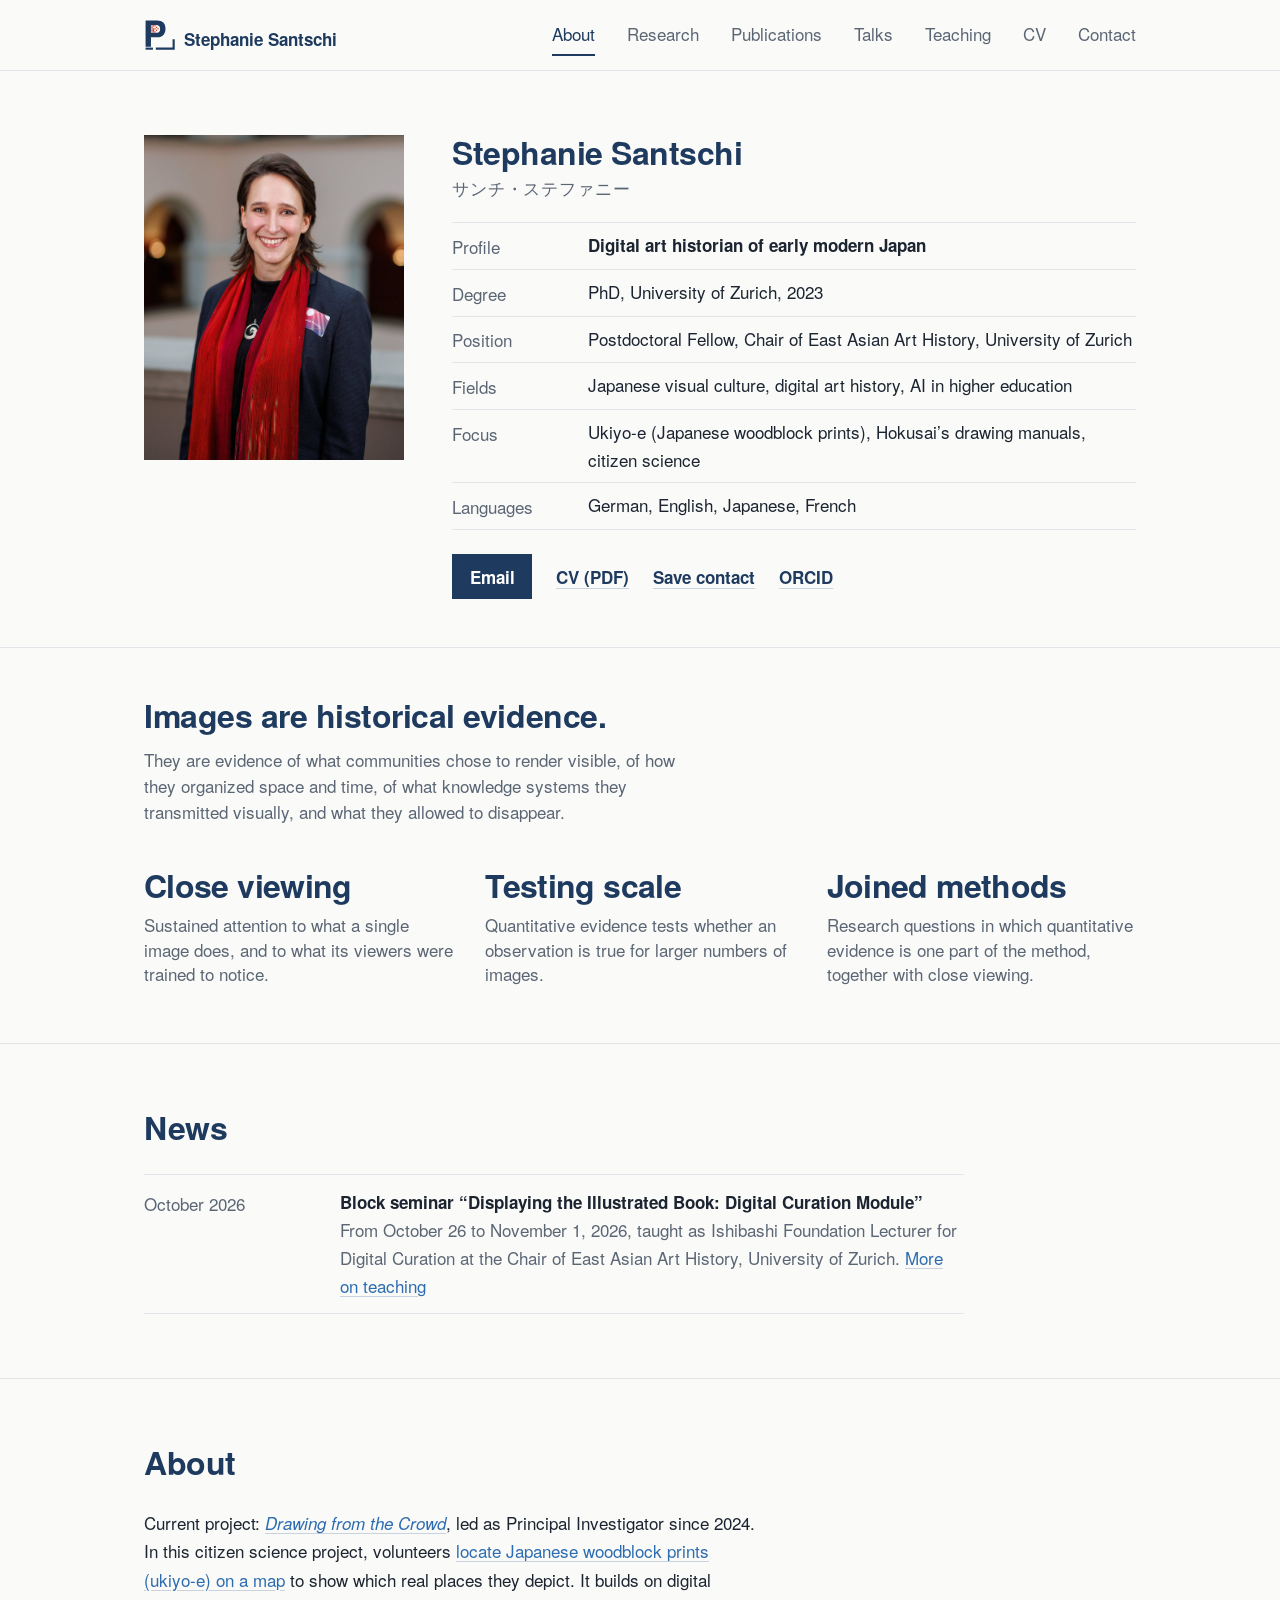
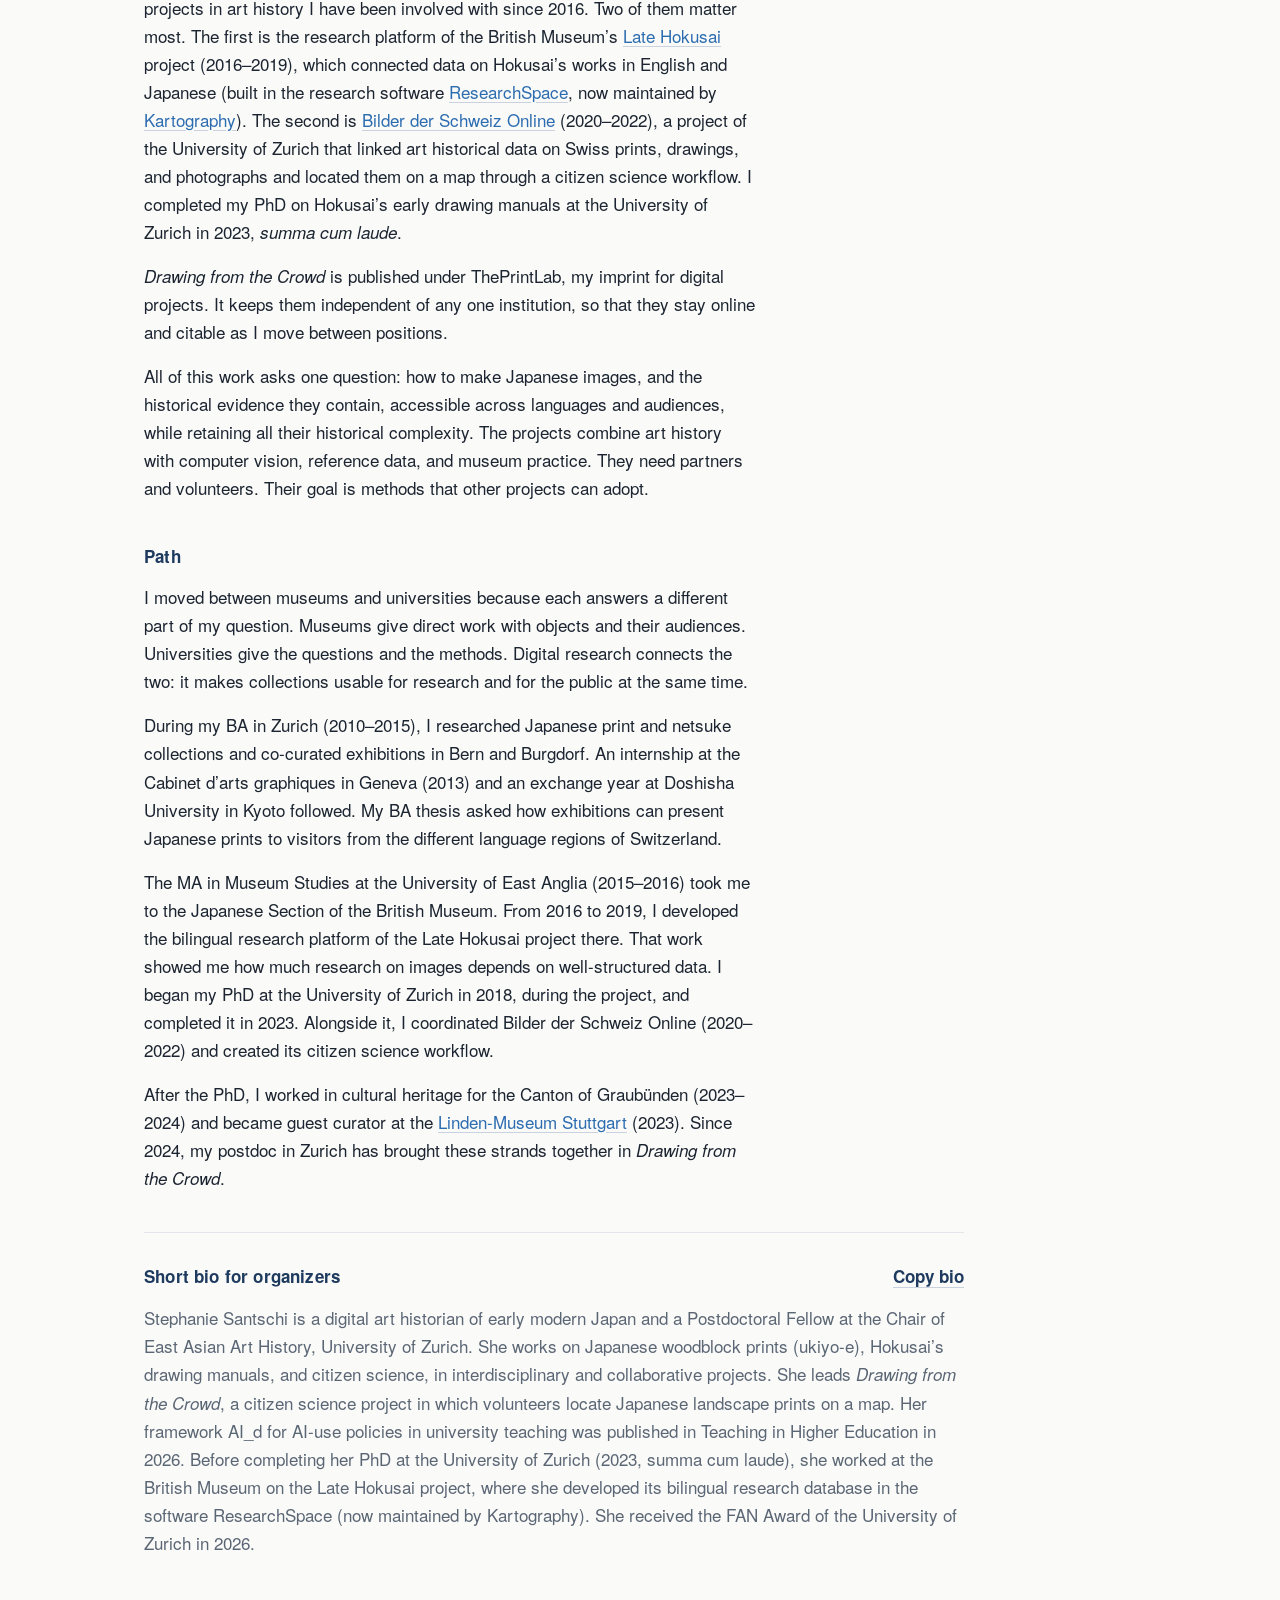
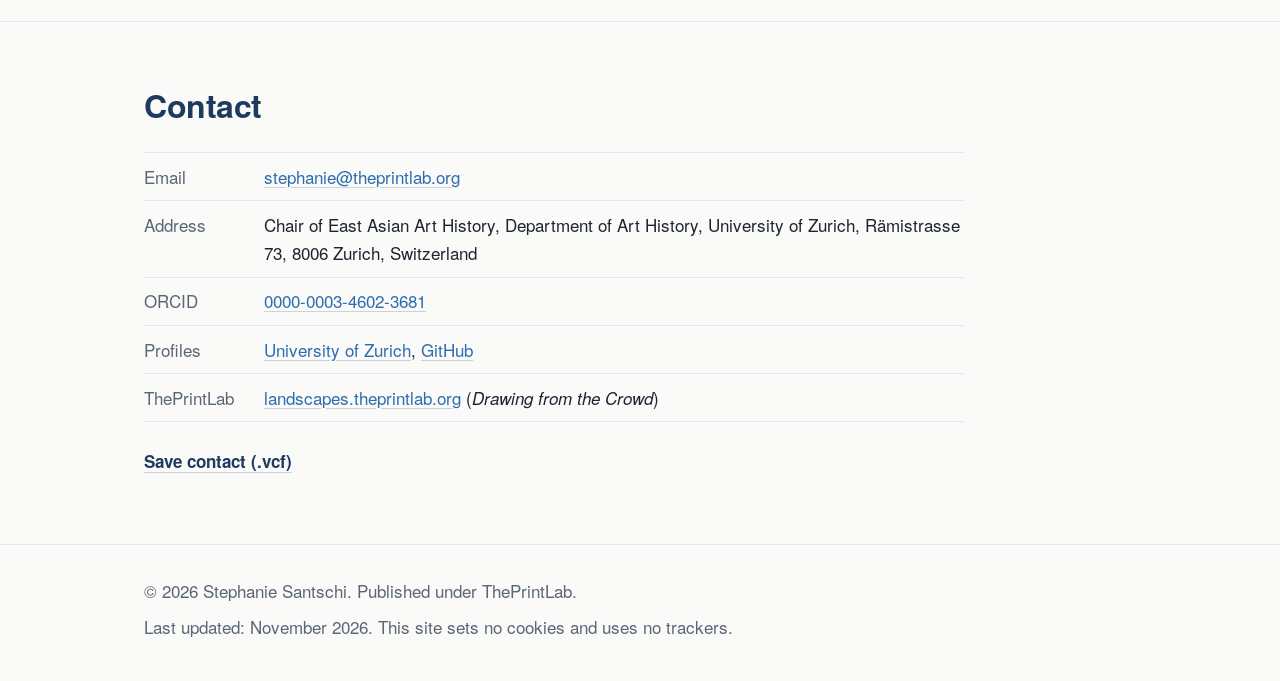
<file: index.html>
<!DOCTYPE html>
<html lang="en">
<head>
    <meta charset="UTF-8">
    <meta name="viewport" content="width=device-width, initial-scale=1.0">
    <title>Stephanie Santschi | Digital Art History of Early Modern Japan</title>
    <meta name="description" content="Stephanie Santschi is a digital art historian of early modern Japan. Ukiyo-e, Hokusai, citizen science, and AI in higher education. Postdoctoral Fellow at the University of Zurich.">
    <link rel="canonical" href="https://santschi.theprintlab.org/">
    <link rel="icon" href="data:image/svg+xml,%3Csvg%20xmlns%3D%22http%3A//www.w3.org/2000/svg%22%20viewBox%3D%22130%2088%20818%20818%22%3E%3Cg%20fill%3D%22%230E3150%22%3E%3Cpath%20fill-rule%3D%22evenodd%22%20d%3D%22M674.3%20332.6C674.3%20200.4%20599.1%20128.0%20461.5%20128.0H170.0V788.0H305.8V552.6H475.1C596.4%20552.6%20674.3%20466.6%20674.3%20332.6ZM538.5%20340.8C538.5%20407.8%20505.0%20439.4%20432.6%20439.4H305.8V241.2H432.6C505.0%20241.2%20538.5%20272.9%20538.5%20340.8Z%22/%3E%3Cpath%20d%3D%22M170%20812H357V866H170Z%22/%3E%3Cpath%20d%3D%22M429%20812H854V600H908V866H429Z%22/%3E%3C/g%3E%3Cpath%20fill%3D%22%23D23A22%22%20d%3D%22M318%20249h30v30h-30zM318%20287h30v30h-30zM318%20325h30v30h-30zM318%20363h30v30h-30zM318%20401h30v30h-30zM356%20249h30v30h-30zM356%20325h30v30h-30zM356%20363h30v30h-30zM356%20401h30v30h-30zM394%20249h30v30h-30zM394%20325h30v30h-30zM394%20401h30v30h-30zM432%20287h30v30h-30zM432%20363h30v30h-30zM470%20325h30v30h-30z%22/%3E%3C/svg%3E">
    <link rel="apple-touch-icon" href="apple-touch-icon.png">
    <meta property="og:type" content="profile">
    <meta property="og:url" content="https://santschi.theprintlab.org/">
    <meta property="og:title" content="Stephanie Santschi">
    <meta property="og:description" content="Art historian of early modern Japan. Ukiyo-e, Hokusai, citizen science, and AI in higher education. University of Zurich.">
    <meta property="og:image" content="https://santschi.theprintlab.org/og-image.jpg">
    <meta property="og:locale" content="en">
    <meta property="profile:first_name" content="Stephanie">
    <meta property="profile:last_name" content="Santschi">
    <meta name="twitter:card" content="summary_large_image">
    <meta name="twitter:title" content="Stephanie Santschi">
    <meta name="twitter:description" content="Art historian of early modern Japan. Ukiyo-e, Hokusai, citizen science, and AI in higher education. University of Zurich.">
    <meta name="twitter:image" content="https://santschi.theprintlab.org/og-image.jpg">

    <script type="application/ld+json">
    {
        "@context": "https://schema.org",
        "@type": "Person",
        "name": "Stephanie Santschi",
        "alternateName": "サンチ・ステファニー",
        "url": "https://santschi.theprintlab.org/",
        "image": "https://santschi.theprintlab.org/Photo_Santschi.jpg",
        "jobTitle": "Postdoctoral Fellow",
        "worksFor": {
            "@type": "CollegeOrUniversity",
            "name": "University of Zurich, Chair of East Asian Art History"
        },
        "alumniOf": [
            { "@type": "CollegeOrUniversity", "name": "University of Zurich" },
            { "@type": "CollegeOrUniversity", "name": "University of East Anglia" }
        ],
        "knowsAbout": ["Japanese art history", "Ukiyo-e", "Katsushika Hokusai", "Digital art history", "Citizen science", "Linked data", "AI in higher education"],
        "identifier": { "@type": "PropertyValue", "propertyID": "ORCID", "value": "0000-0003-4602-3681" },
        "sameAs": [
            "https://orcid.org/0000-0003-4602-3681",
            "https://www.khist.uzh.ch/en/chairs/ostasien/team/Stephanie-Santschi.html",
            "https://github.com/stesantschi",
            "https://landscapes.theprintlab.org"
        ]
    }
    </script>
    <link rel="stylesheet" href="style.css">
</head>
<body>
    <a class="skip" href="#main">Skip to content</a>
    <nav>
        <div class="nav-inner">
            <a href="index.html" class="logo"><svg class="logo-mark" viewBox="130 88 818 818" aria-hidden="true" focusable="false"><g fill="currentColor"><path fill-rule="evenodd" d="M674.3 332.6C674.3 200.4 599.1 128.0 461.5 128.0H170.0V788.0H305.8V552.6H475.1C596.4 552.6 674.3 466.6 674.3 332.6ZM538.5 340.8C538.5 407.8 505.0 439.4 432.6 439.4H305.8V241.2H432.6C505.0 241.2 538.5 272.9 538.5 340.8Z"/><path d="M170 812H357V866H170Z"/><path d="M429 812H854V600H908V866H429Z"/></g><path fill="#D23A22" d="M318 249h30v30h-30zM318 287h30v30h-30zM318 325h30v30h-30zM318 363h30v30h-30zM318 401h30v30h-30zM356 249h30v30h-30zM356 325h30v30h-30zM356 363h30v30h-30zM356 401h30v30h-30zM394 249h30v30h-30zM394 325h30v30h-30zM394 401h30v30h-30zM432 287h30v30h-30zM432 363h30v30h-30zM470 325h30v30h-30z"/></svg><span>Stephanie Santschi</span></a>
            <button class="hamburger" aria-label="Menu" aria-expanded="false" onclick="toggleMenu(this)">
                <span></span><span></span><span></span>
            </button>
            <ul class="nav-links">
                <li><a href="index.html" aria-current="page">About</a></li>
                <li><a href="research.html">Research</a></li>
                <li><a href="publications.html">Publications</a></li>
                <li><a href="talks.html">Talks</a></li>
                <li><a href="teaching.html">Teaching</a></li>
                <li><a href="cv.html">CV</a></li>
                <li><a href="index.html#contact">Contact</a></li>
            </ul>
        </div>
    </nav>

    <main id="main">
        <!-- Facts first -->
        <header class="hero" id="top">
            <div class="container hero-grid">
                <img src="Photo_Santschi.jpg" alt="Portrait of Stephanie Santschi" class="portrait" width="220" height="275">
                <div>
                    <h1>Stephanie Santschi</h1>
                    <p class="name-ja" lang="ja">サンチ・ステファニー</p>
                    <ul class="facts-list">
                        <li><span class="k">Profile</span><span><strong>Digital art historian of early modern Japan</strong></span></li>
                        <li><span class="k">Degree</span><span>PhD, University of Zurich, 2023</span></li>
                        <li><span class="k">Position</span><span>Postdoctoral Fellow, Chair of East Asian Art History, University of Zurich</span></li>
                        <li><span class="k">Fields</span><span>Japanese visual culture, digital art history, AI in higher education</span></li>
                        <li><span class="k">Focus</span><span>Ukiyo-e (Japanese woodblock prints), Hokusai’s drawing manuals, citizen science</span></li>
                        <li><span class="k">Languages</span><span>German, English, Japanese, French</span></li>
                    </ul>
                    <div class="actions">
                        <a href="#" class="btn btn-primary" data-u="stephanie" data-d="theprintlab.org" onclick="return mailTo(this)">Email</a>
                        <a href="Santschi_CV.pdf" class="btn btn-soft">CV (PDF)</a>
                        <button type="button" class="btn btn-line" onclick="downloadVCard()">Save contact</button>
                        <a href="https://orcid.org/0000-0003-4602-3681" class="btn btn-line">ORCID</a>
                    </div>
                </div>
            </div>
        </header>

        <!-- Brand statement -->
        <div class="statement">
            <div class="container">
                <p class="big">Images are historical evidence.</p>
                <p class="small">They are evidence of what communities chose to render visible, of how they organized space and time, of what knowledge systems they transmitted visually, and what they allowed to disappear.</p>
                <ul class="figures">
                    <li><span class="fig">Close viewing</span>Sustained attention to what a single image does, and to what its viewers were trained to notice.</li>
                    <li><span class="fig">Testing scale</span>Quantitative evidence tests whether an observation is true for larger numbers of images.</li>
                    <li><span class="fig">Joined methods</span>Research questions in which quantitative evidence is one part of the method, together with close viewing.</li>
                </ul>
            </div>
        </div>

        <!-- News -->
        <section id="news">
            <div class="container">
                <div class="sec-head"><h2>News</h2></div>
                <div class="body">
                    <ul class="rows">
                        <li><span class="when">October 2026</span><span class="what"><strong>Block seminar “Displaying the Illustrated Book: Digital Curation Module”</strong><span class="sub">From October 26 to November 1, 2026, taught as Ishibashi Foundation Lecturer for Digital Curation at the Chair of East Asian Art History, University of Zurich. <a href="teaching.html">More on teaching</a></span></span></li>
                    </ul>
                </div>
            </div>
        </section>

        <!-- About -->
        <section id="about">
            <div class="container">
                <div class="sec-head"><h2>About</h2></div>
                <div class="body">
                    <p>Current project: <a href="https://landscapes.theprintlab.org"><em>Drawing from the Crowd</em></a>, led as Principal Investigator since 2024. In this citizen science project, volunteers <a href="https://smapshot.heig-vd.ch/contribute/?owners=19#5.99/37.1868/141.8015">locate Japanese woodblock prints (ukiyo-e) on a map</a> to show which real places they depict. It builds on digital projects in art history I have been involved with since 2016. Two of them matter most. The first is the research platform of the British Museum’s <a href="https://www.britishmuseum.org/research/projects/late-hokusai-thought-technique-society">Late Hokusai</a> project (2016–2019), which connected data on Hokusai’s works in English and Japanese (built in the research software <a href="https://researchspace.org/">ResearchSpace</a>, now maintained by <a href="https://kartography.org/">Kartography</a>). The second is <a href="https://www.sari.uzh.ch/en/portfolio/bilder-der-schweiz-online.html">Bilder der Schweiz Online</a> (2020–2022), a project of the University of Zurich that linked art historical data on Swiss prints, drawings, and photographs and located them on a map through a citizen science workflow. I completed my PhD on Hokusai’s early drawing manuals at the University of Zurich in 2023, <em>summa cum laude</em>.</p>
                    <p><em>Drawing from the Crowd</em> is published under ThePrintLab, my imprint for digital projects. It keeps them independent of any one institution, so that they stay online and citable as I move between positions.</p>
                    <p>All of this work asks one question: how to make Japanese images, and the historical evidence they contain, accessible across languages and audiences, while retaining all their historical complexity. The projects combine art history with computer vision, reference data, and museum practice. They need partners and volunteers. Their goal is methods that other projects can adopt.</p>
                    <h3>Path</h3>
                    <p>I moved between museums and universities because each answers a different part of my question. Museums give direct work with objects and their audiences. Universities give the questions and the methods. Digital research connects the two: it makes collections usable for research and for the public at the same time.</p>
                    <p>During my BA in Zurich (2010–2015), I researched Japanese print and netsuke collections and co-curated exhibitions in Bern and Burgdorf. An internship at the Cabinet d’arts graphiques in Geneva (2013) and an exchange year at Doshisha University in Kyoto followed. My BA thesis asked how exhibitions can present Japanese prints to visitors from the different language regions of Switzerland.</p>
                    <p>The MA in Museum Studies at the University of East Anglia (2015–2016) took me to the Japanese Section of the British Museum. From 2016 to 2019, I developed the bilingual research platform of the Late Hokusai project there. That work showed me how much research on images depends on well-structured data. I began my PhD at the University of Zurich in 2018, during the project, and completed it in 2023. Alongside it, I coordinated Bilder der Schweiz Online (2020–2022) and created its citizen science workflow.</p>
                    <p>After the PhD, I worked in cultural heritage for the Canton of Graubünden (2023–2024) and became guest curator at the <a href="https://www.lindenmuseum.de/">Linden-Museum Stuttgart</a> (2023). Since 2024, my postdoc in Zurich has brought these strands together in <em>Drawing from the Crowd</em>.</p>

                    <div class="bio-box">
                        <div class="bio-head">
                            <h3>Short bio for organizers</h3>
                            <button type="button" class="btn btn-soft" onclick="copyBio(this)">Copy bio</button>
                        </div>
                        <p id="bio-text">Stephanie Santschi is a digital art historian of early modern Japan and a Postdoctoral Fellow at the Chair of East Asian Art History, University of Zurich. She works on Japanese woodblock prints (ukiyo-e), Hokusai’s drawing manuals, and citizen science, in interdisciplinary and collaborative projects. She leads <em>Drawing from the Crowd</em>, a citizen science project in which volunteers locate Japanese landscape prints on a map. Her framework AI_d for AI-use policies in university teaching was published in Teaching in Higher Education in 2026. Before completing her PhD at the University of Zurich (2023, summa cum laude), she worked at the British Museum on the Late Hokusai project, where she developed its bilingual research database in the software ResearchSpace (now maintained by Kartography). She received the FAN Award of the University of Zurich in 2026.</p>
                    </div>
                </div>
            </div>
        </section>

        <!-- VII Contact -->
        <section id="contact">
            <div class="container">
                <div class="sec-head"><h2>Contact</h2></div>
                <div class="contact-card">
                    <dl>
                        <dt>Email</dt>
                        <dd><a href="#" data-u="stephanie" data-d="theprintlab.org" data-label="1" onclick="return mailTo(this)"></a></dd>
                        <dt>Address</dt>
                        <dd>Chair of East Asian Art History, Department of Art History, University of Zurich, Rämistrasse 73, 8006 Zurich, Switzerland</dd>
                        <dt>ORCID</dt>
                        <dd><a href="https://orcid.org/0000-0003-4602-3681">0000-0003-4602-3681</a></dd>
                        <dt>Profiles</dt>
                        <dd><a href="https://www.khist.uzh.ch/en/chairs/ostasien/team/Stephanie-Santschi.html">University of Zurich</a>, <a href="https://github.com/stesantschi">GitHub</a></dd>
                        <!-- When live: <dt>Digital art history</dt><dd><a href="https://digitalarthistory.theprintlab.org">digitalarthistory.theprintlab.org</a></dd> -->
                        <dt>ThePrintLab</dt>
                        <dd><a href="https://landscapes.theprintlab.org">landscapes.theprintlab.org</a> (<em>Drawing from the Crowd</em>)</dd>
                    </dl>
                    <button type="button" class="btn btn-soft" onclick="downloadVCard()">Save contact (.vcf)</button>
                </div>
            </div>
        </section>
    </main>

    <footer>
        <div class="container">
            <span>&copy; <span class="current-year">2026</span> Stephanie Santschi. Published under ThePrintLab.</span>
            <span>Last updated: November 2026. This site sets no cookies and uses no trackers.</span>
        </div>
    </footer>

    <script src="site.js"></script>
</body>
</html>
</file>
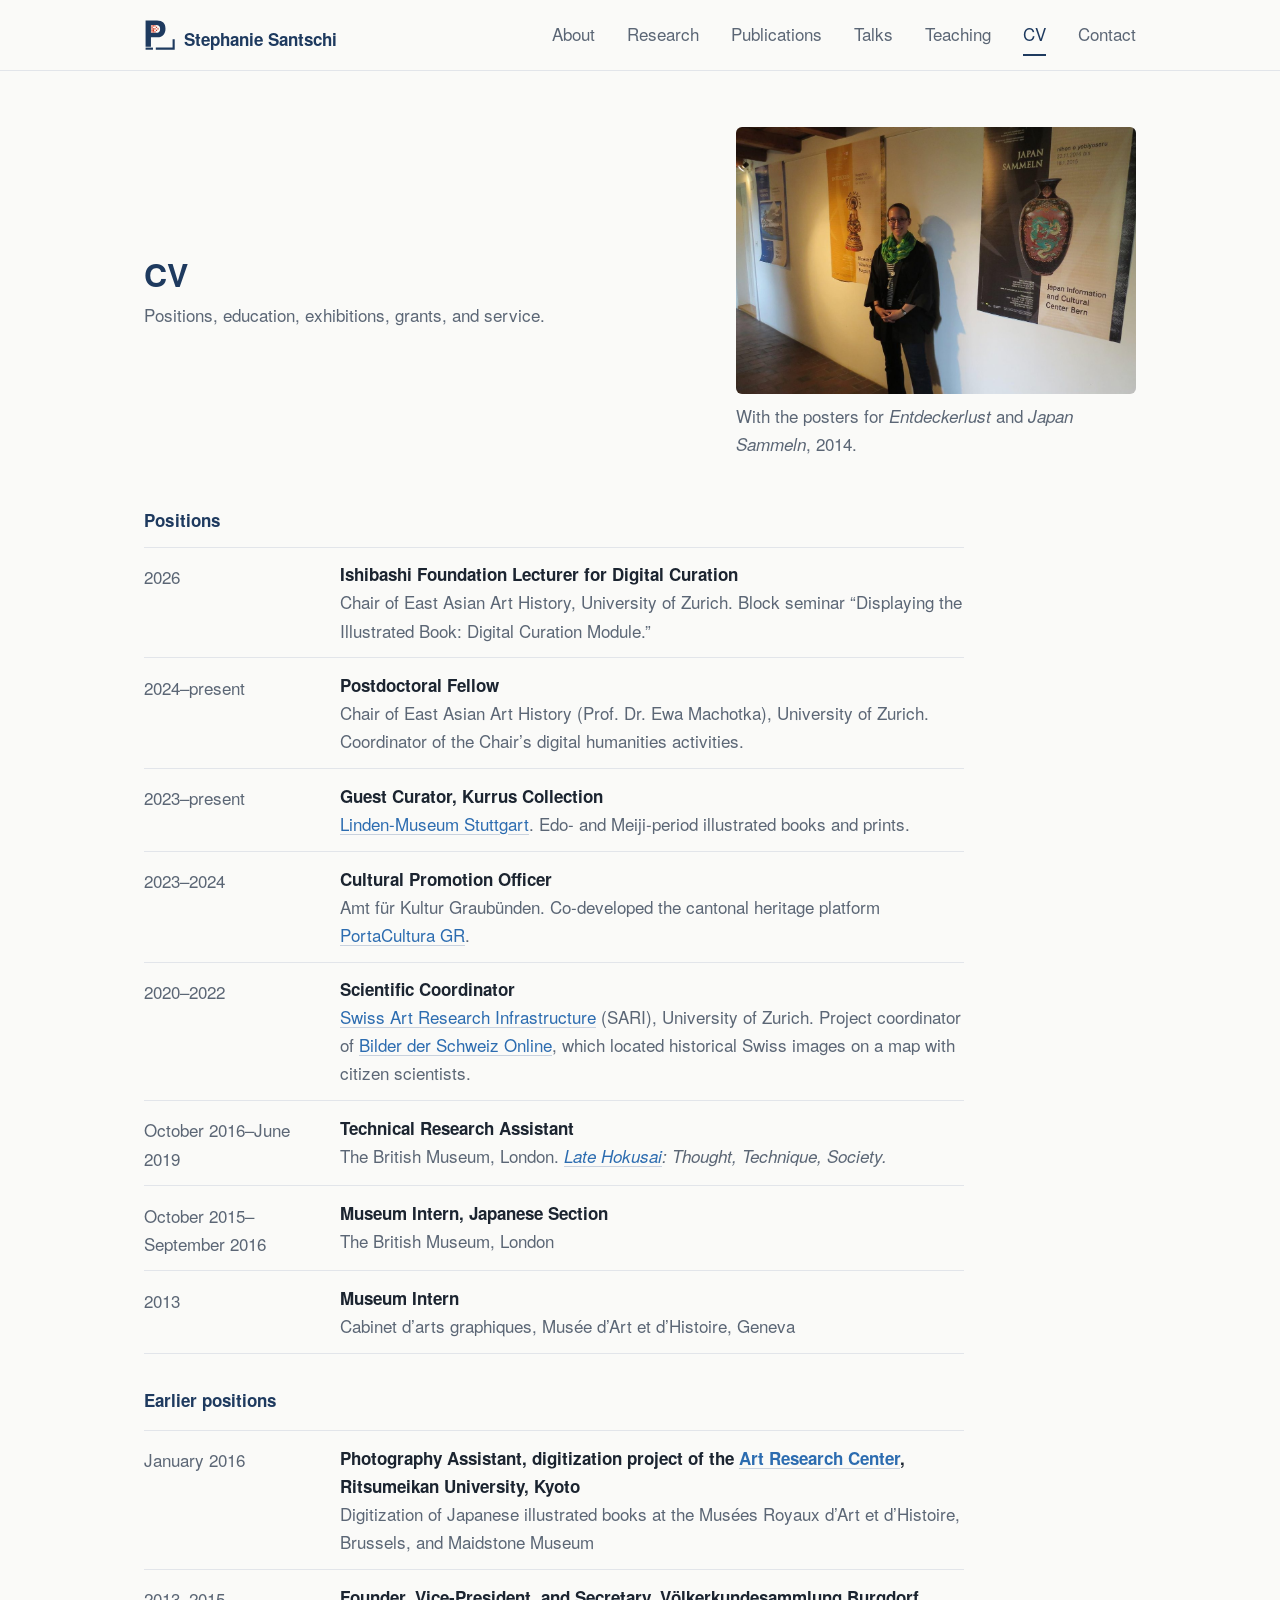
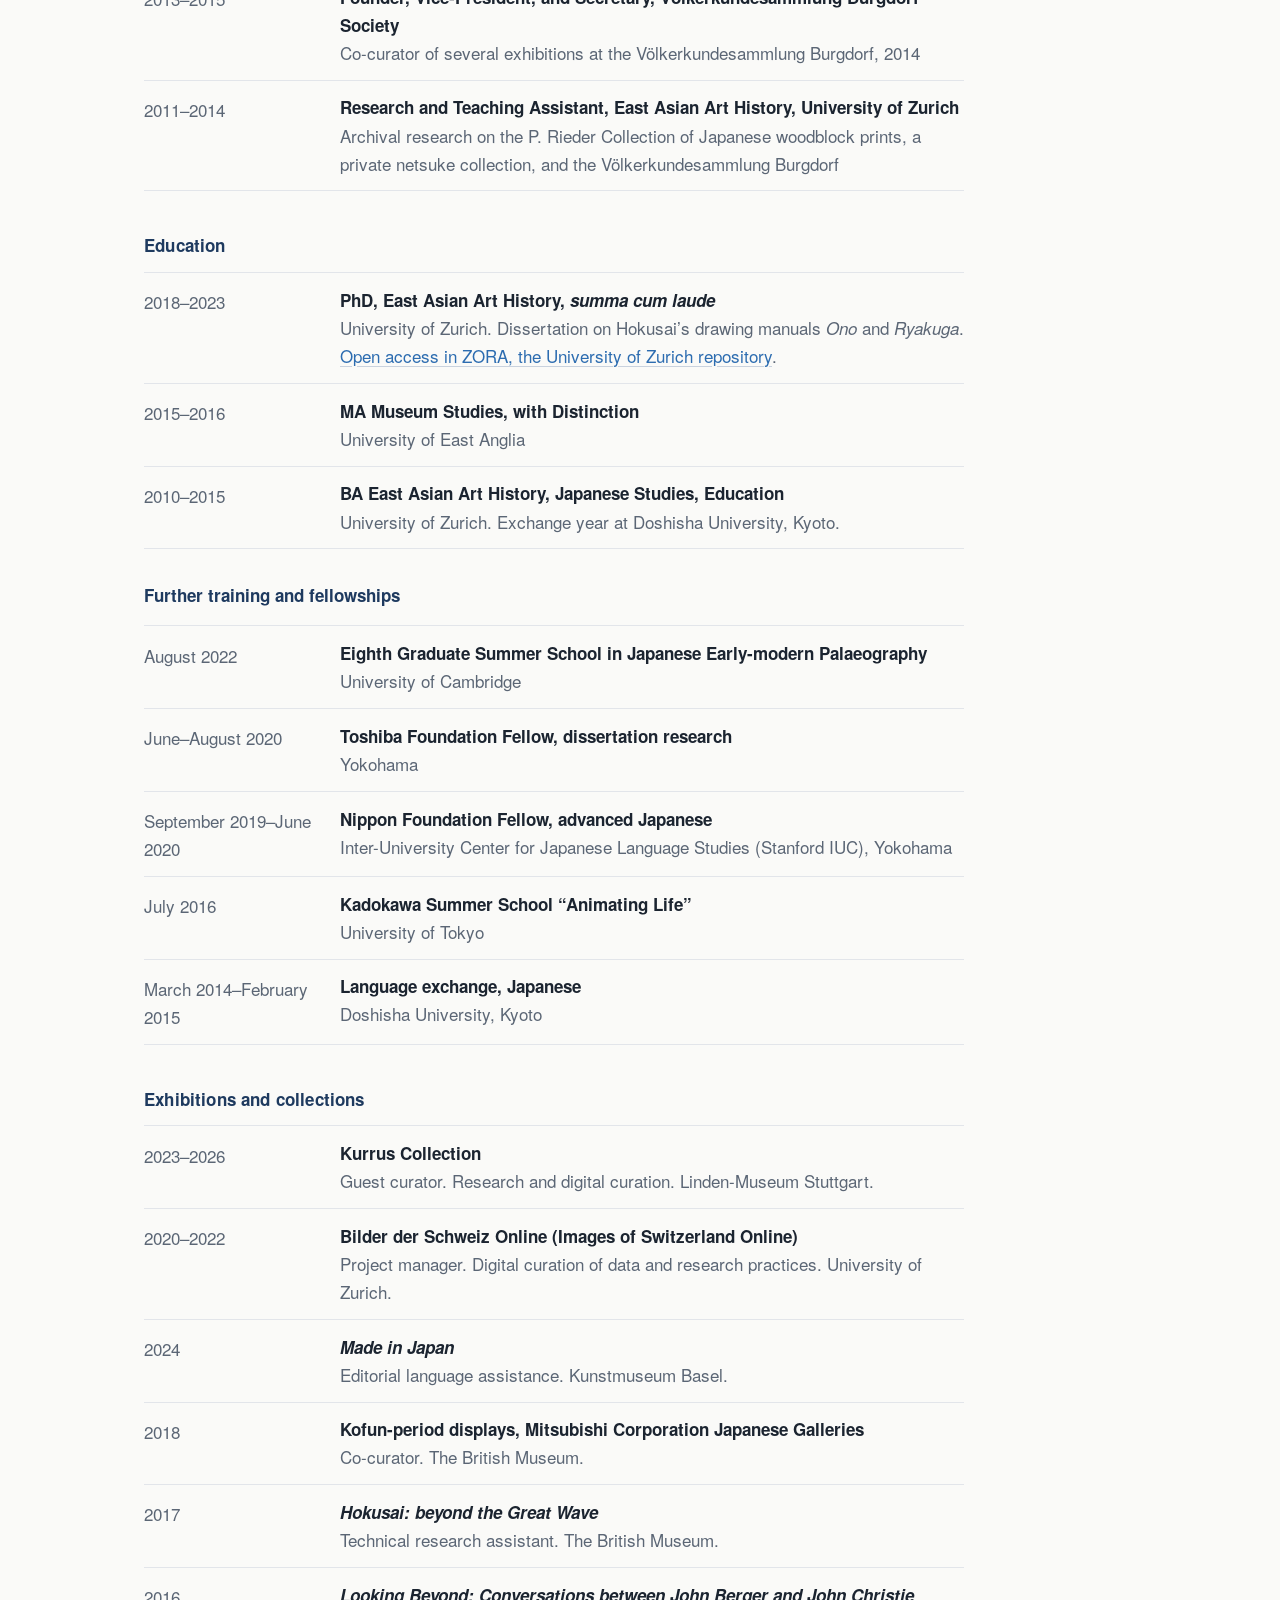
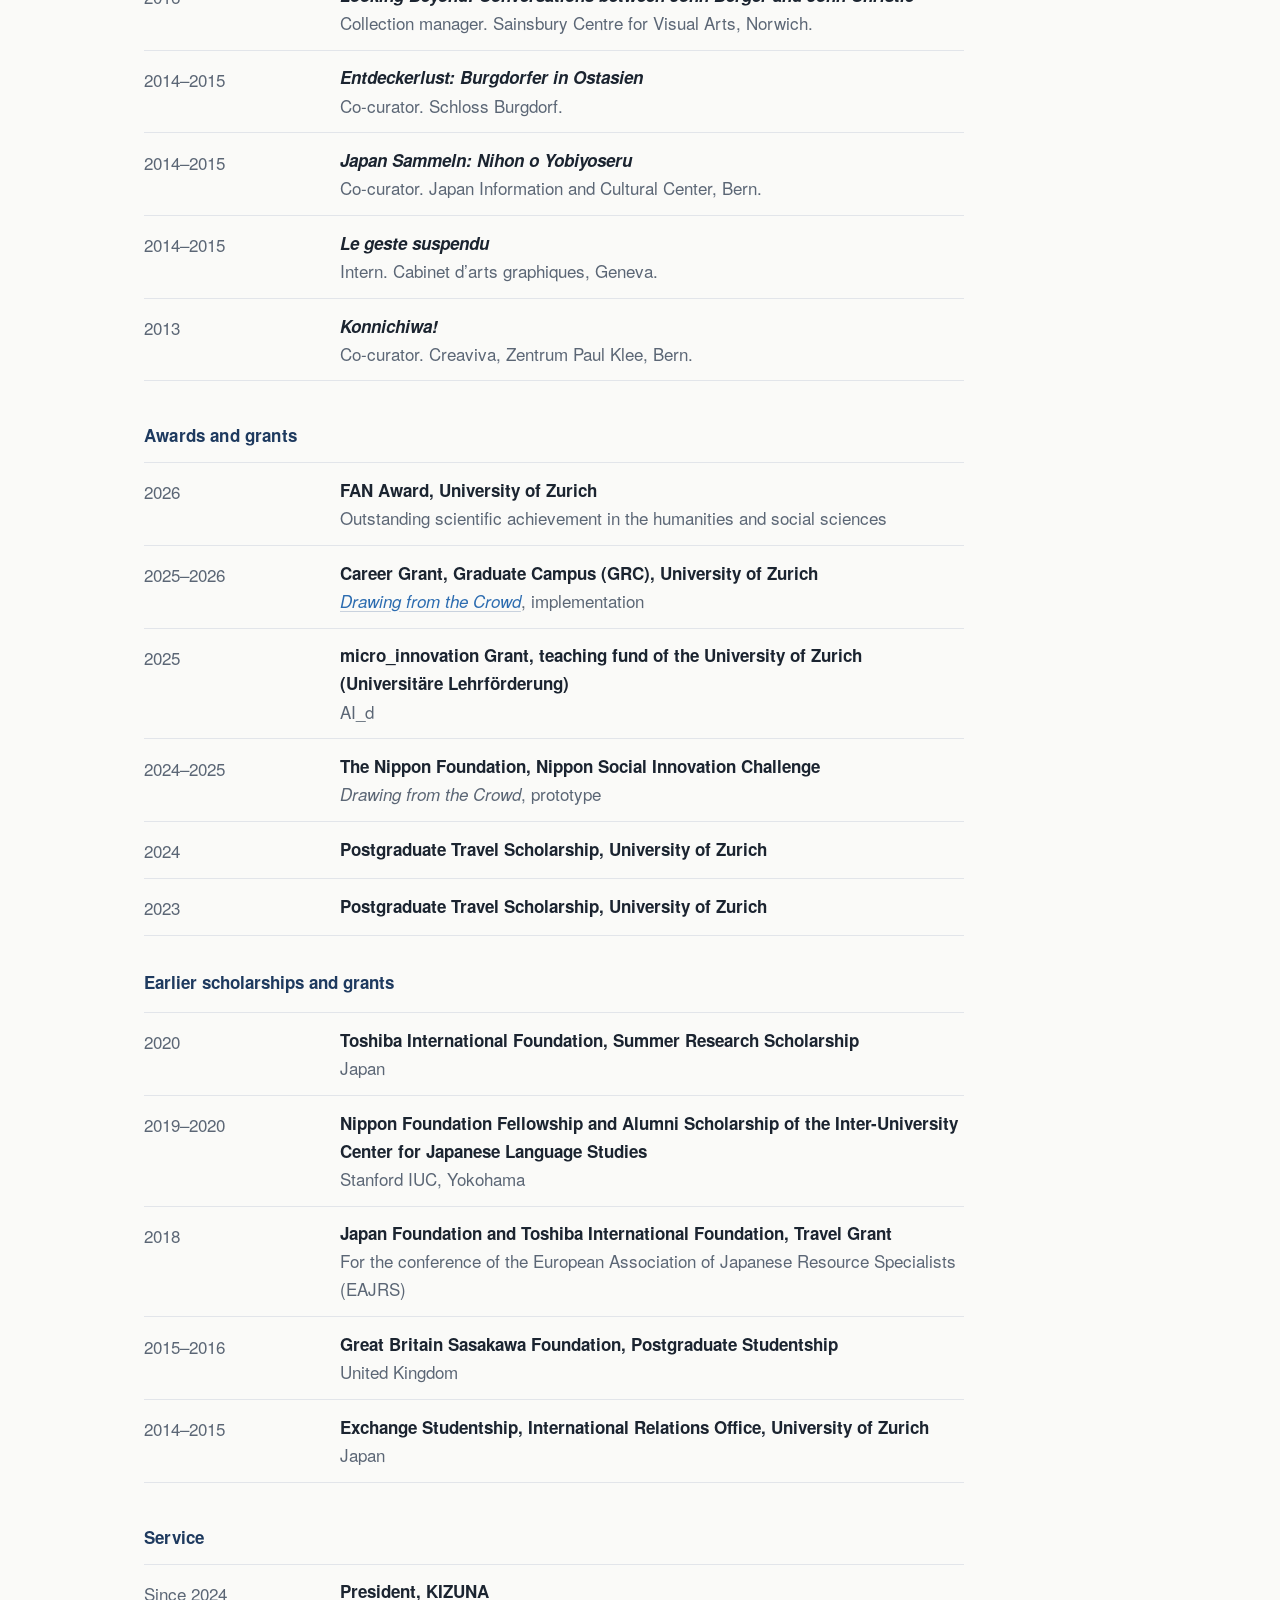
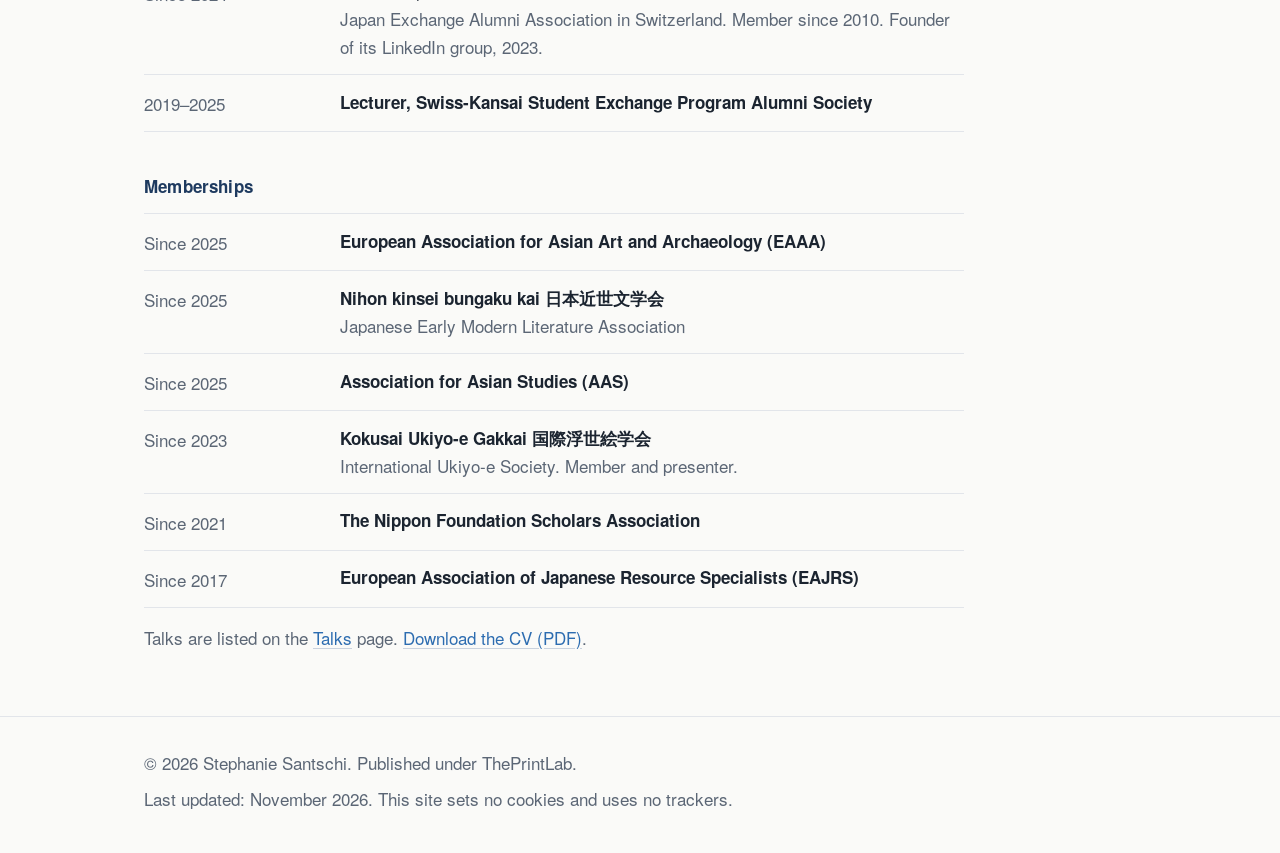
<file: cv.html>
<!DOCTYPE html>
<html lang="en">
<head>
    <meta charset="UTF-8">
    <meta name="viewport" content="width=device-width, initial-scale=1.0">
    <title>CV | Stephanie Santschi</title>
    <meta name="description" content="CV of Stephanie Santschi: positions, education, exhibitions, awards, grants, service, and memberships.">
    <link rel="canonical" href="https://santschi.theprintlab.org/cv.html">
    <link rel="icon" href="data:image/svg+xml,%3Csvg%20xmlns%3D%22http%3A//www.w3.org/2000/svg%22%20viewBox%3D%22130%2088%20818%20818%22%3E%3Cg%20fill%3D%22%230E3150%22%3E%3Cpath%20fill-rule%3D%22evenodd%22%20d%3D%22M674.3%20332.6C674.3%20200.4%20599.1%20128.0%20461.5%20128.0H170.0V788.0H305.8V552.6H475.1C596.4%20552.6%20674.3%20466.6%20674.3%20332.6ZM538.5%20340.8C538.5%20407.8%20505.0%20439.4%20432.6%20439.4H305.8V241.2H432.6C505.0%20241.2%20538.5%20272.9%20538.5%20340.8Z%22/%3E%3Cpath%20d%3D%22M170%20812H357V866H170Z%22/%3E%3Cpath%20d%3D%22M429%20812H854V600H908V866H429Z%22/%3E%3C/g%3E%3Cpath%20fill%3D%22%23D23A22%22%20d%3D%22M318%20249h30v30h-30zM318%20287h30v30h-30zM318%20325h30v30h-30zM318%20363h30v30h-30zM318%20401h30v30h-30zM356%20249h30v30h-30zM356%20325h30v30h-30zM356%20363h30v30h-30zM356%20401h30v30h-30zM394%20249h30v30h-30zM394%20325h30v30h-30zM394%20401h30v30h-30zM432%20287h30v30h-30zM432%20363h30v30h-30zM470%20325h30v30h-30z%22/%3E%3C/svg%3E">
    <link rel="apple-touch-icon" href="apple-touch-icon.png">
    <link rel="stylesheet" href="style.css">
</head>
<body>
    <a class="skip" href="#main">Skip to content</a>
    <nav>
        <div class="nav-inner">
            <a href="index.html" class="logo"><svg class="logo-mark" viewBox="130 88 818 818" aria-hidden="true" focusable="false"><g fill="currentColor"><path fill-rule="evenodd" d="M674.3 332.6C674.3 200.4 599.1 128.0 461.5 128.0H170.0V788.0H305.8V552.6H475.1C596.4 552.6 674.3 466.6 674.3 332.6ZM538.5 340.8C538.5 407.8 505.0 439.4 432.6 439.4H305.8V241.2H432.6C505.0 241.2 538.5 272.9 538.5 340.8Z"/><path d="M170 812H357V866H170Z"/><path d="M429 812H854V600H908V866H429Z"/></g><path fill="#D23A22" d="M318 249h30v30h-30zM318 287h30v30h-30zM318 325h30v30h-30zM318 363h30v30h-30zM318 401h30v30h-30zM356 249h30v30h-30zM356 325h30v30h-30zM356 363h30v30h-30zM356 401h30v30h-30zM394 249h30v30h-30zM394 325h30v30h-30zM394 401h30v30h-30zM432 287h30v30h-30zM432 363h30v30h-30zM470 325h30v30h-30z"/></svg><span>Stephanie Santschi</span></a>
            <button class="hamburger" aria-label="Menu" aria-expanded="false" onclick="toggleMenu(this)">
                <span></span><span></span><span></span>
            </button>
            <ul class="nav-links">
                <li><a href="index.html">About</a></li>
                <li><a href="research.html">Research</a></li>
                <li><a href="publications.html">Publications</a></li>
                <li><a href="talks.html">Talks</a></li>
                <li><a href="teaching.html">Teaching</a></li>
                <li><a href="cv.html" aria-current="page">CV</a></li>
                <li><a href="index.html#contact">Contact</a></li>
            </ul>
        </div>
    </nav>

    <main id="main">
        <header class="page-head page-head-figure">
            <div class="container">
                <div class="head-text">
                <h1>CV</h1>
                <p>Positions, education, exhibitions, grants, and service.</p>
                </div>
                <figure class="head-figure">
                    <img src="Santschi_exhibition_2014.jpg" alt="Stephanie Santschi standing between the exhibition posters for Entdeckerlust and Japan Sammeln" width="1200" height="792">
                    <figcaption>With the posters for <em>Entdeckerlust</em> and <em>Japan Sammeln</em>, 2014.</figcaption>
                </figure>
            </div>
        </header>

        <!-- VI CV -->
        <section id="cv">
            <div class="container">
                
                <div class="body">
                    <h3>Positions</h3>
                    <ul class="rows">
                        <li><span class="when">2026</span><span class="what"><strong>Ishibashi Foundation Lecturer for Digital Curation</strong><span class="sub">Chair of East Asian Art History, University of Zurich. Block seminar “Displaying the Illustrated Book: Digital Curation Module.”</span></span></li>
                        <li><span class="when">2024–present</span><span class="what"><strong>Postdoctoral Fellow</strong><span class="sub">Chair of East Asian Art History (Prof. Dr. Ewa Machotka), University of Zurich. Coordinator of the Chair’s digital humanities activities.</span></span></li>
                        <li><span class="when">2023–present</span><span class="what"><strong>Guest Curator, Kurrus Collection</strong><span class="sub"><a href="https://www.lindenmuseum.de/">Linden-Museum Stuttgart</a>. Edo- and Meiji-period illustrated books and prints.</span></span></li>
                        <li><span class="when">2023–2024</span><span class="what"><strong>Cultural Promotion Officer</strong><span class="sub">Amt für Kultur Graubünden. Co-developed the cantonal heritage platform <a href="https://portacultura.gr.ch/">PortaCultura GR</a>.</span></span></li>
                        <li><span class="when">2020–2022</span><span class="what"><strong>Scientific Coordinator</strong><span class="sub"><a href="https://www.sari.uzh.ch/">Swiss Art Research Infrastructure</a> (SARI), University of Zurich. Project coordinator of <a href="https://www.sari.uzh.ch/en/portfolio/bilder-der-schweiz-online.html">Bilder der Schweiz Online</a>, which located historical Swiss images on a map with citizen scientists.</span></span></li>
                        <li><span class="when">October 2016–June 2019</span><span class="what"><strong>Technical Research Assistant</strong><span class="sub">The British Museum, London. <em><a href="https://www.britishmuseum.org/research/projects/late-hokusai-thought-technique-society">Late Hokusai</a>: Thought, Technique, Society.</em></span></span></li>
                        <li><span class="when">October 2015–September 2016</span><span class="what"><strong>Museum Intern, Japanese Section</strong><span class="sub">The British Museum, London</span></span></li>
                        <li><span class="when">2013</span><span class="what"><strong>Museum Intern</strong><span class="sub">Cabinet d’arts graphiques, Musée d’Art et d’Histoire, Geneva</span></span></li>
                    </ul>
                    <p class="year">Earlier positions</p>
                    <ul class="rows">
                    <li><span class="when">January 2016</span><span class="what"><strong>Photography Assistant, digitization project of the <a href="https://www.arc.ritsumei.ac.jp/">Art Research Center</a>, Ritsumeikan University, Kyoto</strong><span class="sub">Digitization of Japanese illustrated books at the Musées Royaux d’Art et d’Histoire, Brussels, and Maidstone Museum</span></span></li>
                    <li><span class="when">2013–2015</span><span class="what"><strong>Founder, Vice-President, and Secretary, Völkerkundesammlung Burgdorf Society</strong><span class="sub">Co-curator of several exhibitions at the Völkerkundesammlung Burgdorf, 2014</span></span></li>
                    <li><span class="when">2011–2014</span><span class="what"><strong>Research and Teaching Assistant, East Asian Art History, University of Zurich</strong><span class="sub">Archival research on the P. Rieder Collection of Japanese woodblock prints, a private netsuke collection, and the Völkerkundesammlung Burgdorf</span></span></li>
                    </ul>

                    <h3>Education</h3>
                    <ul class="rows">
                        <li><span class="when">2018–2023</span><span class="what"><strong>PhD, East Asian Art History, <em>summa cum laude</em></strong><span class="sub">University of Zurich. Dissertation on Hokusai’s drawing manuals <em>Ono</em> and <em>Ryakuga</em>. <a href="https://www.zora.uzh.ch/entities/publication/d2746306-231f-4df5-bafa-6907a4031055">Open access in ZORA, the University of Zurich repository</a>.</span></span></li>
                        <li><span class="when">2015–2016</span><span class="what"><strong>MA Museum Studies, with Distinction</strong><span class="sub">University of East Anglia</span></span></li>
                        <li><span class="when">2010–2015</span><span class="what"><strong>BA East Asian Art History, Japanese Studies, Education</strong><span class="sub">University of Zurich. Exchange year at Doshisha University, Kyoto.</span></span></li>
                    </ul>
                    <p class="year">Further training and fellowships</p>
                    <ul class="rows">
                    <li><span class="when">August 2022</span><span class="what"><strong>Eighth Graduate Summer School in Japanese Early-modern Palaeography</strong><span class="sub">University of Cambridge</span></span></li>
                    <li><span class="when">June–August 2020</span><span class="what"><strong>Toshiba Foundation Fellow, dissertation research</strong><span class="sub">Yokohama</span></span></li>
                    <li><span class="when">September 2019–June 2020</span><span class="what"><strong>Nippon Foundation Fellow, advanced Japanese</strong><span class="sub">Inter-University Center for Japanese Language Studies (Stanford IUC), Yokohama</span></span></li>
                    <li><span class="when">July 2016</span><span class="what"><strong>Kadokawa Summer School “Animating Life”</strong><span class="sub">University of Tokyo</span></span></li>
                    <li><span class="when">March 2014–February 2015</span><span class="what"><strong>Language exchange, Japanese</strong><span class="sub">Doshisha University, Kyoto</span></span></li>
                    </ul>

                    <h3>Exhibitions and collections</h3>
                    <ul class="rows">
                        <li><span class="when">2023–2026</span><span class="what"><strong>Kurrus Collection</strong><span class="sub">Guest curator. Research and digital curation. Linden-Museum Stuttgart.</span></span></li>
                        <li><span class="when">2020–2022</span><span class="what"><strong>Bilder der Schweiz Online (Images of Switzerland Online)</strong><span class="sub">Project manager. Digital curation of data and research practices. University of Zurich.</span></span></li>
                        <li><span class="when">2024</span><span class="what"><strong><em>Made in Japan</em></strong><span class="sub">Editorial language assistance. Kunstmuseum Basel.</span></span></li>
                        <li><span class="when">2018</span><span class="what"><strong>Kofun-period displays, Mitsubishi Corporation Japanese Galleries</strong><span class="sub">Co-curator. The British Museum.</span></span></li>
                        <li><span class="when">2017</span><span class="what"><strong><em>Hokusai: beyond the Great Wave</em></strong><span class="sub">Technical research assistant. The British Museum.</span></span></li>
                        <li><span class="when">2016</span><span class="what"><strong><em>Looking Beyond: Conversations between John Berger and John Christie</em></strong><span class="sub">Collection manager. Sainsbury Centre for Visual Arts, Norwich.</span></span></li>
                        <li><span class="when">2014–2015</span><span class="what"><strong><em>Entdeckerlust: Burgdorfer in Ostasien</em></strong><span class="sub">Co-curator. Schloss Burgdorf.</span></span></li>
                        <li><span class="when">2014–2015</span><span class="what"><strong><em>Japan Sammeln: Nihon o Yobiyoseru</em></strong><span class="sub">Co-curator. Japan Information and Cultural Center, Bern.</span></span></li>
                        <li><span class="when">2014–2015</span><span class="what"><strong><em>Le geste suspendu</em></strong><span class="sub">Intern. Cabinet d’arts graphiques, Geneva.</span></span></li>
                        <li><span class="when">2013</span><span class="what"><strong><em>Konnichiwa!</em></strong><span class="sub">Co-curator. Creaviva, Zentrum Paul Klee, Bern.</span></span></li>
                    </ul>

                    <h3>Awards and grants</h3>
                    <ul class="rows">
                        <li><span class="when">2026</span><span class="what"><strong>FAN Award, University of Zurich</strong><span class="sub">Outstanding scientific achievement in the humanities and social sciences</span></span></li>
                        <li><span class="when">2025–2026</span><span class="what"><strong>Career Grant, Graduate Campus (GRC), University of Zurich</strong><span class="sub"><a href="https://landscapes.theprintlab.org"><em>Drawing from the Crowd</em></a>, implementation</span></span></li>
                        <li><span class="when">2025</span><span class="what"><strong>micro_innovation Grant, teaching fund of the University of Zurich (Universitäre Lehrförderung)</strong><span class="sub">AI_d</span></span></li>
                        <li><span class="when">2024–2025</span><span class="what"><strong>The Nippon Foundation, Nippon Social Innovation Challenge</strong><span class="sub"><em>Drawing from the Crowd</em>, prototype</span></span></li>
                        <li><span class="when">2024</span><span class="what"><strong>Postgraduate Travel Scholarship, University of Zurich</strong></span></li>
                        <li><span class="when">2023</span><span class="what"><strong>Postgraduate Travel Scholarship, University of Zurich</strong></span></li>
                    </ul>
                    <p class="year">Earlier scholarships and grants</p>
                    <ul class="rows">
                    <li><span class="when">2020</span><span class="what"><strong>Toshiba International Foundation, Summer Research Scholarship</strong><span class="sub">Japan</span></span></li>
                    <li><span class="when">2019–2020</span><span class="what"><strong>Nippon Foundation Fellowship and Alumni Scholarship of the Inter-University Center for Japanese Language Studies</strong><span class="sub">Stanford IUC, Yokohama</span></span></li>
                    <li><span class="when">2018</span><span class="what"><strong>Japan Foundation and Toshiba International Foundation, Travel Grant</strong><span class="sub">For the conference of the European Association of Japanese Resource Specialists (EAJRS)</span></span></li>
                    <li><span class="when">2015–2016</span><span class="what"><strong>Great Britain Sasakawa Foundation, Postgraduate Studentship</strong><span class="sub">United Kingdom</span></span></li>
                    <li><span class="when">2014–2015</span><span class="what"><strong>Exchange Studentship, International Relations Office, University of Zurich</strong><span class="sub">Japan</span></span></li>
                    </ul>

                    <h3>Service</h3>
                    <ul class="rows">
                        <li><span class="when">Since 2024</span><span class="what"><strong>President, KIZUNA</strong><span class="sub">Japan Exchange Alumni Association in Switzerland. Member since 2010. Founder of its LinkedIn group, 2023.</span></span></li>
                        <li><span class="when">2019–2025</span><span class="what"><strong>Lecturer, Swiss-Kansai Student Exchange Program Alumni Society</strong></span></li>
                    </ul>

                    <h3>Memberships</h3>
                    <ul class="rows">
                        <li><span class="when">Since 2025</span><span class="what"><strong>European Association for Asian Art and Archaeology (EAAA)</strong></span></li>
                        <li><span class="when">Since 2025</span><span class="what"><strong>Nihon kinsei bungaku kai 日本近世文学会</strong><span class="sub">Japanese Early Modern Literature Association</span></span></li>
                        <li><span class="when">Since 2025</span><span class="what"><strong>Association for Asian Studies (AAS)</strong></span></li>
                        <li><span class="when">Since 2023</span><span class="what"><strong>Kokusai Ukiyo-e Gakkai 国際浮世絵学会</strong><span class="sub">International Ukiyo-e Society. Member and presenter.</span></span></li>
                        <li><span class="when">Since 2021</span><span class="what"><strong>The Nippon Foundation Scholars Association</strong></span></li>
                        <li><span class="when">Since 2017</span><span class="what"><strong>European Association of Japanese Resource Specialists (EAJRS)</strong></span></li>
                    </ul>
                    <p class="note">Talks are listed on the <a href="talks.html">Talks</a> page. <a href="Santschi_CV.pdf">Download the CV (PDF)</a>.</p>
                </div>
            </div>
        </section>
    </main>

    <footer>
        <div class="container">
            <span>&copy; <span class="current-year">2026</span> Stephanie Santschi. Published under ThePrintLab.</span>
            <span>Last updated: November 2026. This site sets no cookies and uses no trackers.</span>
        </div>
    </footer>

    <script src="site.js"></script>
</body>
</html>
</file>
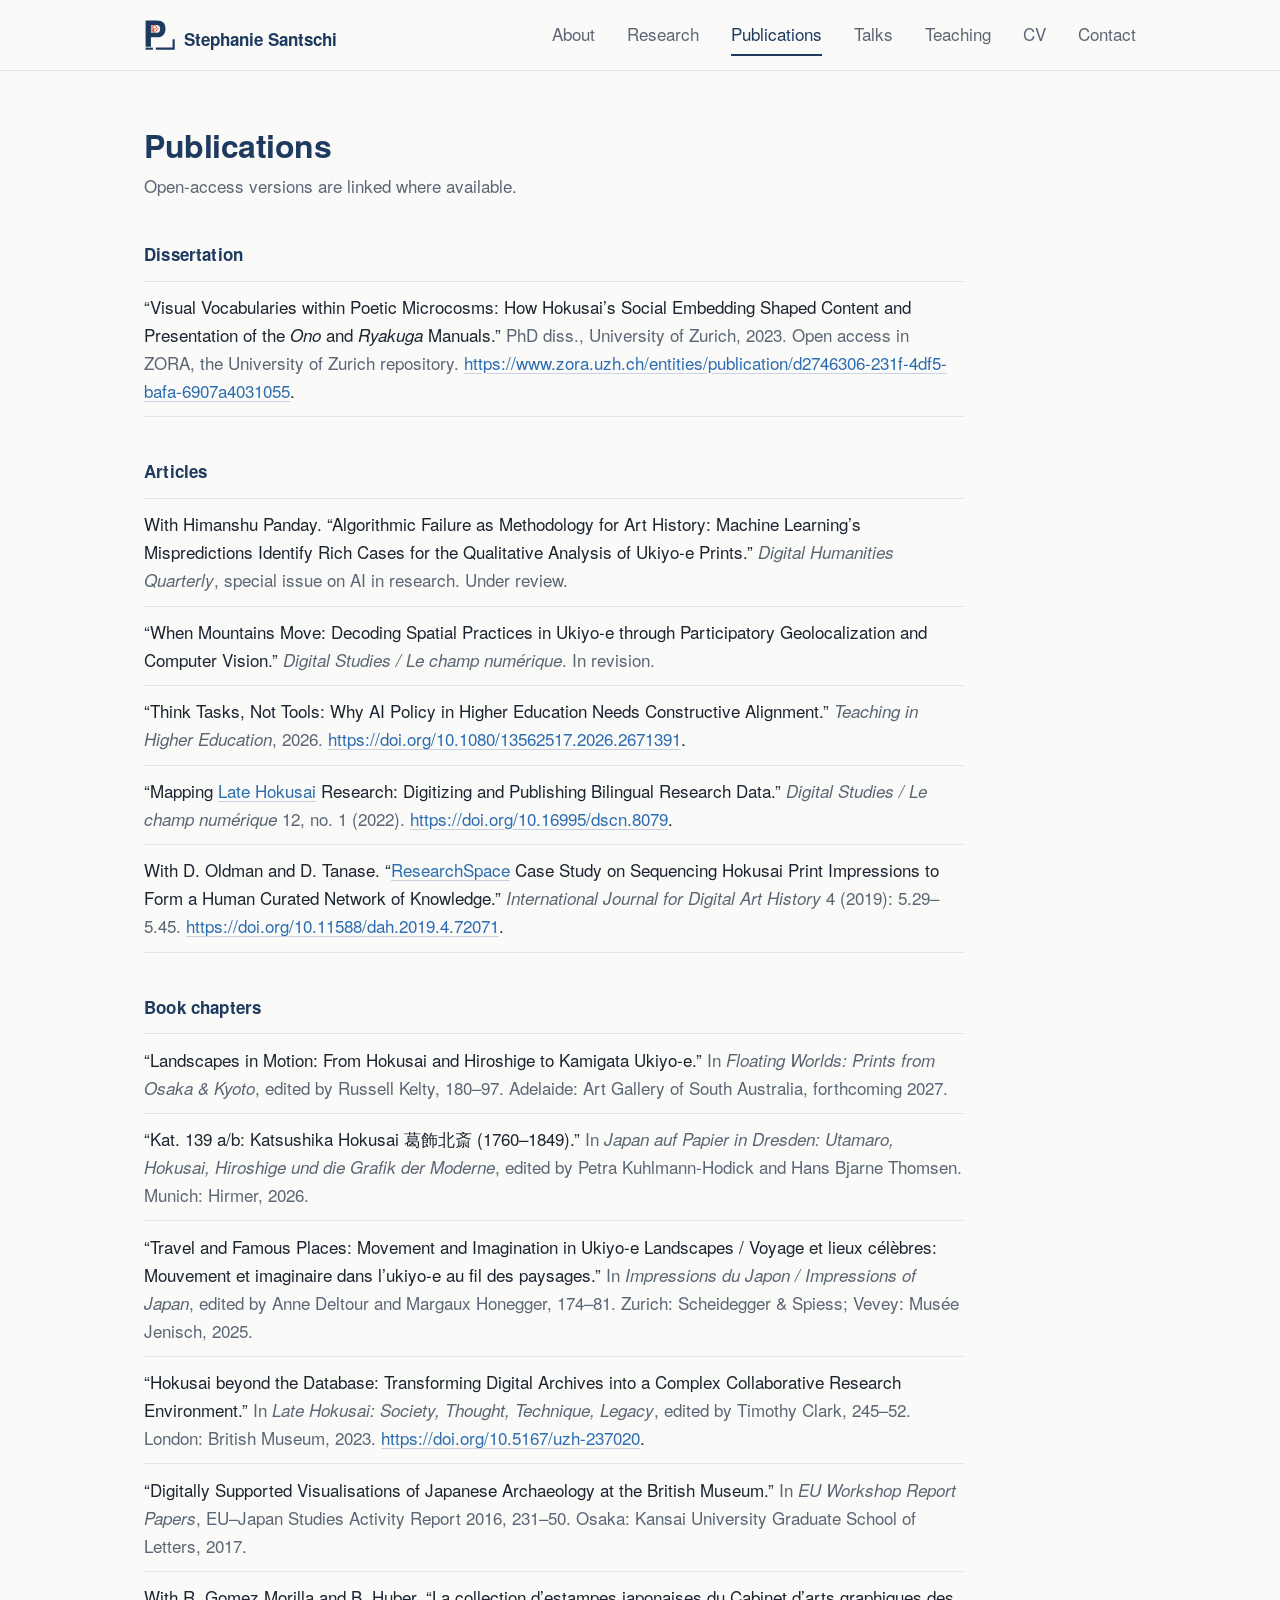
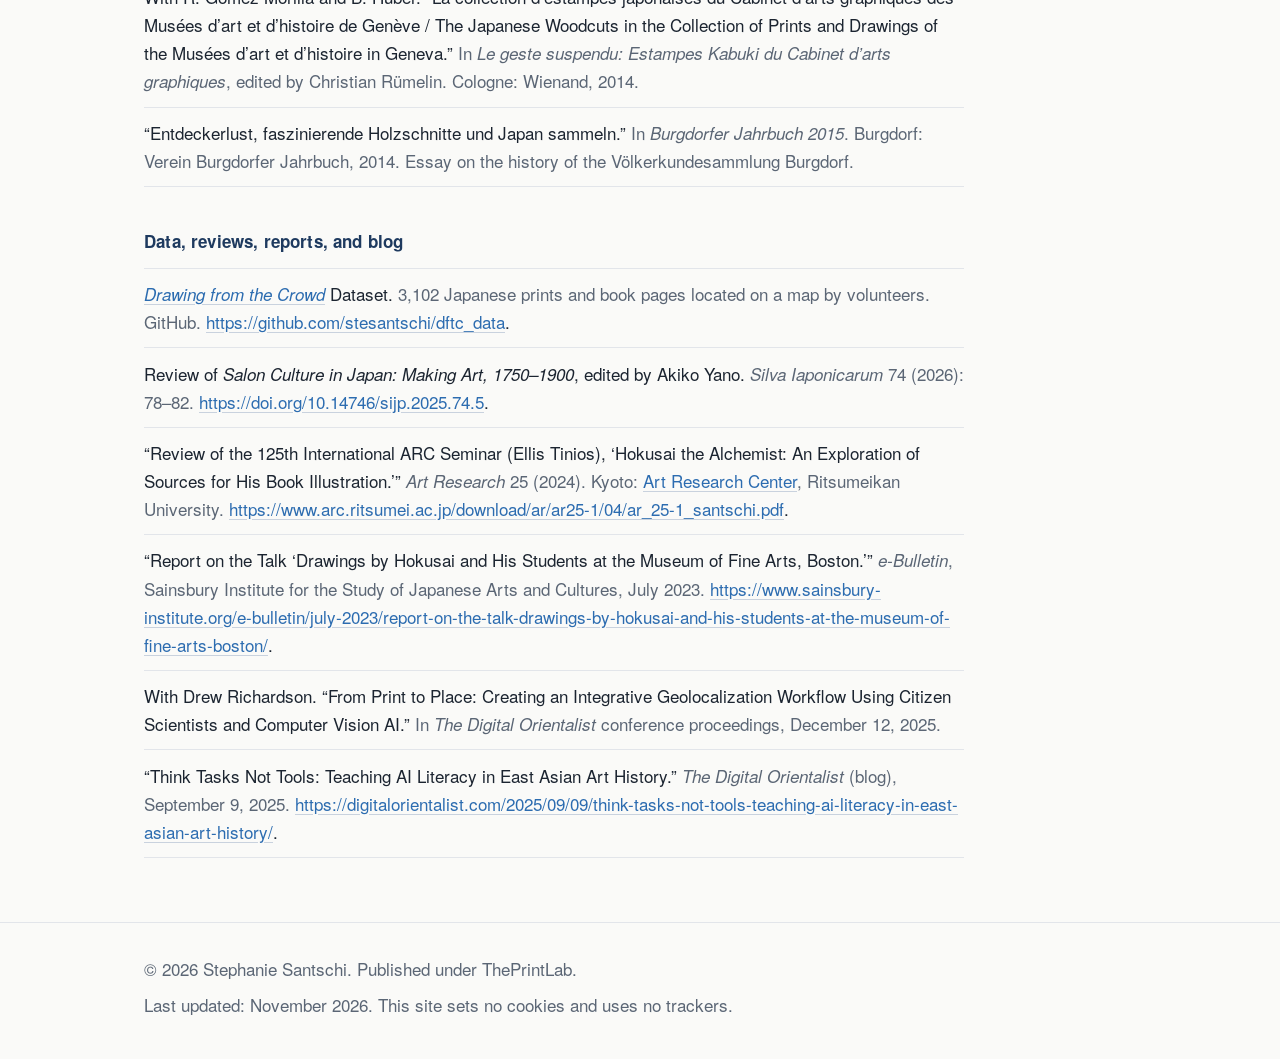
<file: publications.html>
<!DOCTYPE html>
<html lang="en">
<head>
    <meta charset="UTF-8">
    <meta name="viewport" content="width=device-width, initial-scale=1.0">
    <title>Publications | Stephanie Santschi</title>
    <meta name="description" content="Publications by Stephanie Santschi: dissertation, articles, book chapters, data, reviews, and reports.">
    <link rel="canonical" href="https://santschi.theprintlab.org/publications.html">
    <link rel="icon" href="data:image/svg+xml,%3Csvg%20xmlns%3D%22http%3A//www.w3.org/2000/svg%22%20viewBox%3D%22130%2088%20818%20818%22%3E%3Cg%20fill%3D%22%230E3150%22%3E%3Cpath%20fill-rule%3D%22evenodd%22%20d%3D%22M674.3%20332.6C674.3%20200.4%20599.1%20128.0%20461.5%20128.0H170.0V788.0H305.8V552.6H475.1C596.4%20552.6%20674.3%20466.6%20674.3%20332.6ZM538.5%20340.8C538.5%20407.8%20505.0%20439.4%20432.6%20439.4H305.8V241.2H432.6C505.0%20241.2%20538.5%20272.9%20538.5%20340.8Z%22/%3E%3Cpath%20d%3D%22M170%20812H357V866H170Z%22/%3E%3Cpath%20d%3D%22M429%20812H854V600H908V866H429Z%22/%3E%3C/g%3E%3Cpath%20fill%3D%22%23D23A22%22%20d%3D%22M318%20249h30v30h-30zM318%20287h30v30h-30zM318%20325h30v30h-30zM318%20363h30v30h-30zM318%20401h30v30h-30zM356%20249h30v30h-30zM356%20325h30v30h-30zM356%20363h30v30h-30zM356%20401h30v30h-30zM394%20249h30v30h-30zM394%20325h30v30h-30zM394%20401h30v30h-30zM432%20287h30v30h-30zM432%20363h30v30h-30zM470%20325h30v30h-30z%22/%3E%3C/svg%3E">
    <link rel="apple-touch-icon" href="apple-touch-icon.png">
    <link rel="stylesheet" href="style.css">
</head>
<body>
    <a class="skip" href="#main">Skip to content</a>
    <nav>
        <div class="nav-inner">
            <a href="index.html" class="logo"><svg class="logo-mark" viewBox="130 88 818 818" aria-hidden="true" focusable="false"><g fill="currentColor"><path fill-rule="evenodd" d="M674.3 332.6C674.3 200.4 599.1 128.0 461.5 128.0H170.0V788.0H305.8V552.6H475.1C596.4 552.6 674.3 466.6 674.3 332.6ZM538.5 340.8C538.5 407.8 505.0 439.4 432.6 439.4H305.8V241.2H432.6C505.0 241.2 538.5 272.9 538.5 340.8Z"/><path d="M170 812H357V866H170Z"/><path d="M429 812H854V600H908V866H429Z"/></g><path fill="#D23A22" d="M318 249h30v30h-30zM318 287h30v30h-30zM318 325h30v30h-30zM318 363h30v30h-30zM318 401h30v30h-30zM356 249h30v30h-30zM356 325h30v30h-30zM356 363h30v30h-30zM356 401h30v30h-30zM394 249h30v30h-30zM394 325h30v30h-30zM394 401h30v30h-30zM432 287h30v30h-30zM432 363h30v30h-30zM470 325h30v30h-30z"/></svg><span>Stephanie Santschi</span></a>
            <button class="hamburger" aria-label="Menu" aria-expanded="false" onclick="toggleMenu(this)">
                <span></span><span></span><span></span>
            </button>
            <ul class="nav-links">
                <li><a href="index.html">About</a></li>
                <li><a href="research.html">Research</a></li>
                <li><a href="publications.html" aria-current="page">Publications</a></li>
                <li><a href="talks.html">Talks</a></li>
                <li><a href="teaching.html">Teaching</a></li>
                <li><a href="cv.html">CV</a></li>
                <li><a href="index.html#contact">Contact</a></li>
            </ul>
        </div>
    </nav>

    <main id="main">
        <header class="page-head">
            <div class="container">
                <h1>Publications</h1>
                <p>Open-access versions are linked where available.</p>
            </div>
        </header>

        <!-- III Publications -->
        <section id="publications">
            <div class="container">
                
                <div class="body">
                    <h3>Dissertation</h3>
                    <ul class="pubs">
                        <li>“Visual Vocabularies within Poetic Microcosms: How Hokusai’s Social Embedding Shaped Content and Presentation of the <em>Ono</em> and <em>Ryakuga</em> Manuals.” <span class="venue">PhD diss., University of Zurich, 2023. Open access in ZORA, the University of Zurich repository.</span> <a class="link url" href="https://www.zora.uzh.ch/entities/publication/d2746306-231f-4df5-bafa-6907a4031055">https://www.zora.uzh.ch/entities/publication/d2746306-231f-4df5-bafa-6907a4031055</a>.</li>
                    </ul>

                    <h3>Articles</h3>
                    <ul class="pubs">
                        <li>With Himanshu Panday. “Algorithmic Failure as Methodology for Art History: Machine Learning’s Mispredictions Identify Rich Cases for the Qualitative Analysis of Ukiyo-e Prints.” <span class="venue"><em>Digital Humanities Quarterly</em>, special issue on AI in research. Under review.</span></li>
                        <li>“When Mountains Move: Decoding Spatial Practices in Ukiyo-e through Participatory Geolocalization and Computer Vision.” <span class="venue"><em>Digital Studies / Le champ numérique</em>. In revision.</span></li>
                        <li>“Think Tasks, Not Tools: Why AI Policy in Higher Education Needs Constructive Alignment.” <span class="venue"><em>Teaching in Higher Education</em>, 2026.</span> <a class="link url" href="https://doi.org/10.1080/13562517.2026.2671391">https://doi.org/10.1080/13562517.2026.2671391</a>.</li>
                        <li>“Mapping <a href="https://www.britishmuseum.org/research/projects/late-hokusai-thought-technique-society">Late Hokusai</a> Research: Digitizing and Publishing Bilingual Research Data.” <span class="venue"><em>Digital Studies / Le champ numérique</em> 12, no. 1 (2022).</span> <a class="link url" href="https://doi.org/10.16995/dscn.8079">https://doi.org/10.16995/dscn.8079</a>.</li>
                        <li>With D. Oldman and D. Tanase. “<a href="https://researchspace.org/">ResearchSpace</a> Case Study on Sequencing Hokusai Print Impressions to Form a Human Curated Network of Knowledge.” <span class="venue"><em>International Journal for Digital Art History</em> 4 (2019): 5.29–5.45.</span> <a class="link url" href="https://doi.org/10.11588/dah.2019.4.72071">https://doi.org/10.11588/dah.2019.4.72071</a>.</li>
                    </ul>

                    <h3>Book chapters</h3>
                    <ul class="pubs">
                        <li>“Landscapes in Motion: From Hokusai and Hiroshige to Kamigata Ukiyo-e.” <span class="venue">In <em>Floating Worlds: Prints from Osaka &amp; Kyoto</em>, edited by Russell Kelty, 180–97. Adelaide: Art Gallery of South Australia, forthcoming 2027.</span></li>
                        <li>“Kat. 139 a/b: Katsushika Hokusai 葛飾北斎 (1760–1849).” <span class="venue">In <em>Japan auf Papier in Dresden: Utamaro, Hokusai, Hiroshige und die Grafik der Moderne</em>, edited by Petra Kuhlmann-Hodick and Hans Bjarne Thomsen. Munich: Hirmer, 2026.</span></li>
                        <li>“Travel and Famous Places: Movement and Imagination in Ukiyo-e Landscapes / Voyage et lieux célèbres: Mouvement et imaginaire dans l’ukiyo-e au fil des paysages.” <span class="venue">In <em>Impressions du Japon / Impressions of Japan</em>, edited by Anne Deltour and Margaux Honegger, 174–81. Zurich: Scheidegger &amp; Spiess; Vevey: Musée Jenisch, 2025.</span></li>
                        <li>“Hokusai beyond the Database: Transforming Digital Archives into a Complex Collaborative Research Environment.” <span class="venue">In <em>Late Hokusai: Society, Thought, Technique, Legacy</em>, edited by Timothy Clark, 245–52. London: British Museum, 2023.</span> <a class="link url" href="https://doi.org/10.5167/uzh-237020">https://doi.org/10.5167/uzh-237020</a>.</li>
                        <li>“Digitally Supported Visualisations of Japanese Archaeology at the British Museum.” <span class="venue">In <em>EU Workshop Report Papers</em>, EU–Japan Studies Activity Report 2016, 231–50. Osaka: Kansai University Graduate School of Letters, 2017.</span></li>
                        <li>With R. Gomez Morilla and B. Huber. “La collection d’estampes japonaises du Cabinet d’arts graphiques des Musées d’art et d’histoire de Genève / The Japanese Woodcuts in the Collection of Prints and Drawings of the Musées d’art et d’histoire in Geneva.” <span class="venue">In <em>Le geste suspendu: Estampes Kabuki du Cabinet d’arts graphiques</em>, edited by Christian Rümelin. Cologne: Wienand, 2014.</span></li>
                        <li>“Entdeckerlust, faszinierende Holzschnitte und Japan sammeln.” <span class="venue">In <em>Burgdorfer Jahrbuch 2015</em>. Burgdorf: Verein Burgdorfer Jahrbuch, 2014. Essay on the history of the Völkerkundesammlung Burgdorf.</span></li>
                    </ul>

                    <h3>Data, reviews, reports, and blog</h3>
                    <ul class="pubs">
                        <li><a href="https://landscapes.theprintlab.org"><em>Drawing from the Crowd</em></a> Dataset. <span class="venue">3,102 Japanese prints and book pages located on a map by volunteers. GitHub.</span> <a class="link url" href="https://github.com/stesantschi/dftc_data">https://github.com/stesantschi/dftc_data</a>.</li>
                        <li>Review of <em>Salon Culture in Japan: Making Art, 1750–1900</em>, edited by Akiko Yano. <span class="venue"><em>Silva Iaponicarum</em> 74 (2026): 78–82.</span> <a class="link url" href="https://doi.org/10.14746/sijp.2025.74.5">https://doi.org/10.14746/sijp.2025.74.5</a>.</li>
                        <li>“Review of the 125th International ARC Seminar (Ellis Tinios), ‘Hokusai the Alchemist: An Exploration of Sources for His Book Illustration.’” <span class="venue"><em>Art Research</em> 25 (2024). Kyoto: <a href="https://www.arc.ritsumei.ac.jp/">Art Research Center</a>, Ritsumeikan University.</span> <a class="link url" href="https://www.arc.ritsumei.ac.jp/download/ar/ar25-1/04/ar_25-1_santschi.pdf">https://www.arc.ritsumei.ac.jp/download/ar/ar25-1/04/ar_25-1_santschi.pdf</a>.</li>
                        <li>“Report on the Talk ‘Drawings by Hokusai and His Students at the Museum of Fine Arts, Boston.’” <span class="venue"><em>e-Bulletin</em>, Sainsbury Institute for the Study of Japanese Arts and Cultures, July 2023.</span> <a class="link url" href="https://www.sainsbury-institute.org/e-bulletin/july-2023/report-on-the-talk-drawings-by-hokusai-and-his-students-at-the-museum-of-fine-arts-boston/">https://www.sainsbury-institute.org/e-bulletin/july-2023/report-on-the-talk-drawings-by-hokusai-and-his-students-at-the-museum-of-fine-arts-boston/</a>.</li>
                        <li>With Drew Richardson. “From Print to Place: Creating an Integrative Geolocalization Workflow Using Citizen Scientists and Computer Vision AI.” <span class="venue">In <em>The Digital Orientalist</em> conference proceedings, December 12, 2025.</span></li>
                        <li>“Think Tasks Not Tools: Teaching AI Literacy in East Asian Art History.” <span class="venue"><em>The Digital Orientalist</em> (blog), September 9, 2025.</span> <a class="link url" href="https://digitalorientalist.com/2025/09/09/think-tasks-not-tools-teaching-ai-literacy-in-east-asian-art-history/">https://digitalorientalist.com/2025/09/09/think-tasks-not-tools-teaching-ai-literacy-in-east-asian-art-history/</a>.</li>
                    </ul>
                </div>
            </div>
        </section>
    </main>

    <footer>
        <div class="container">
            <span>&copy; <span class="current-year">2026</span> Stephanie Santschi. Published under ThePrintLab.</span>
            <span>Last updated: November 2026. This site sets no cookies and uses no trackers.</span>
        </div>
    </footer>

    <script src="site.js"></script>
</body>
</html>
</file>
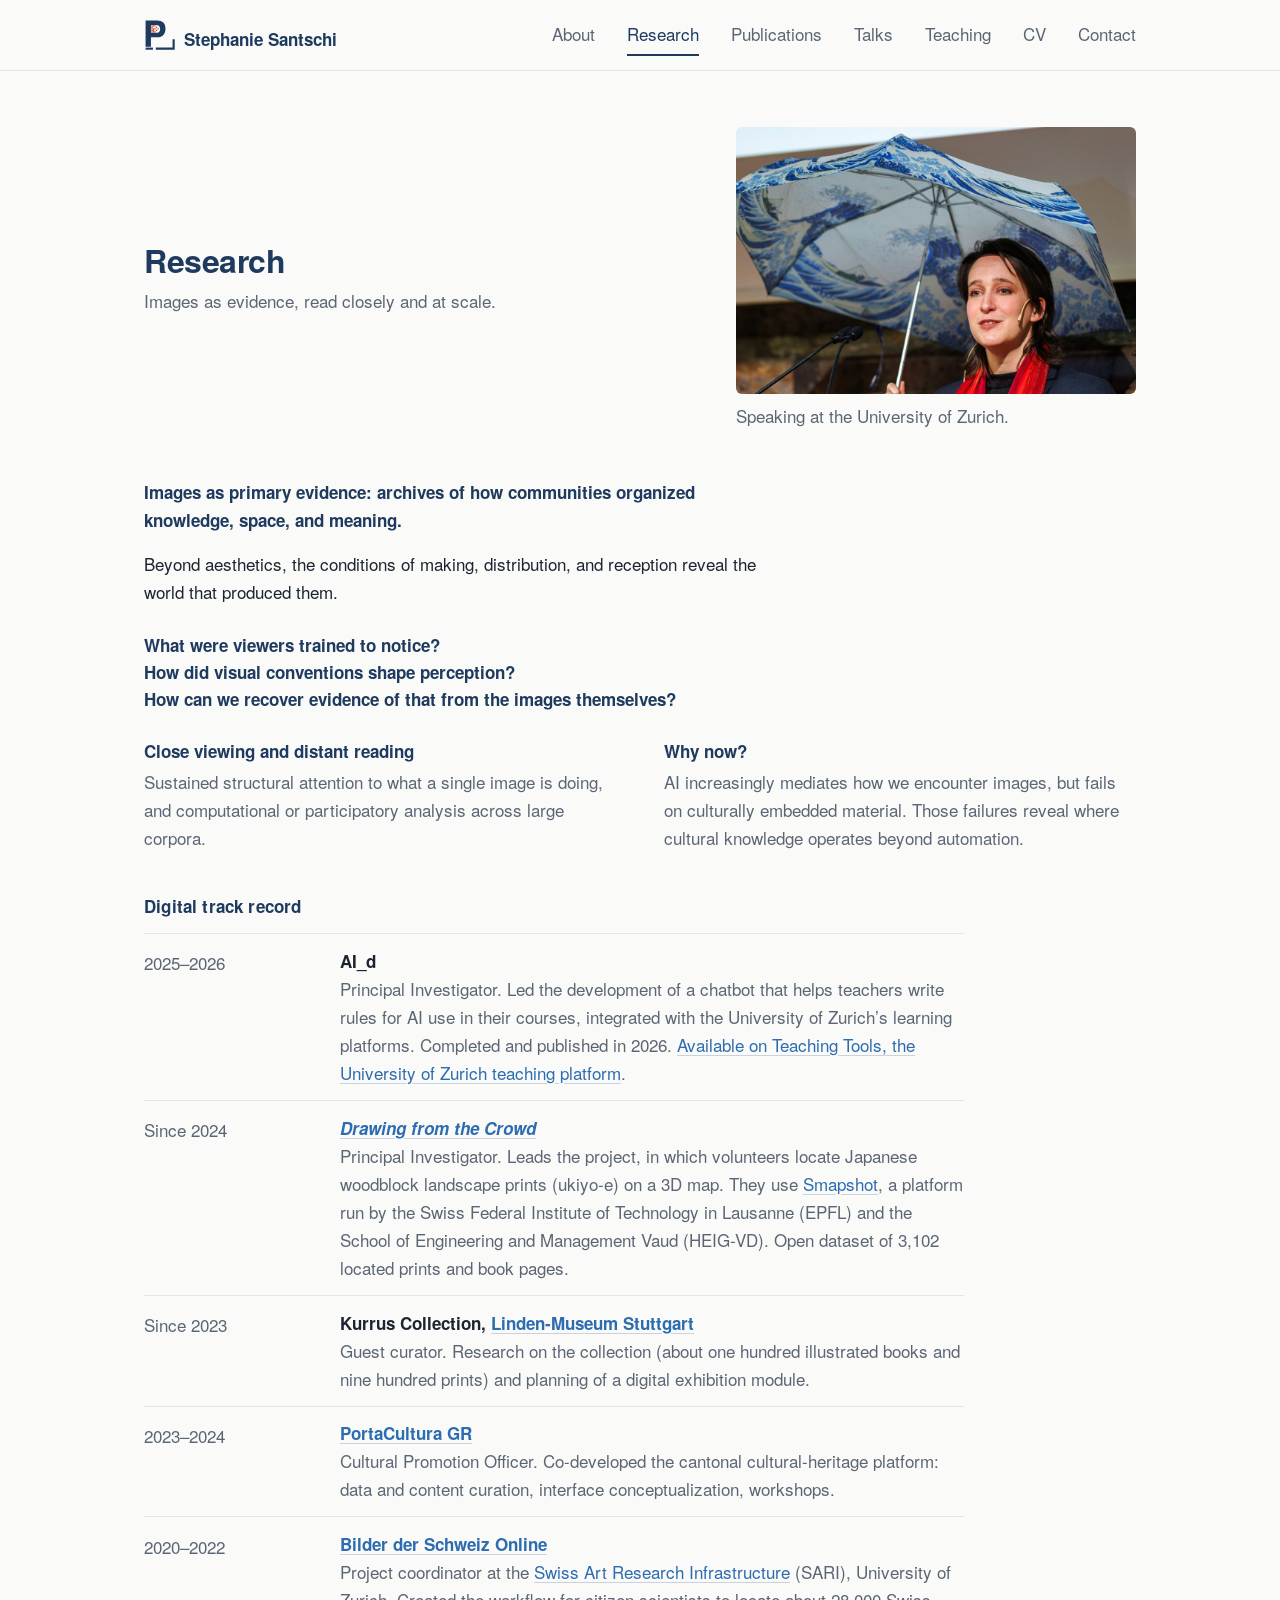
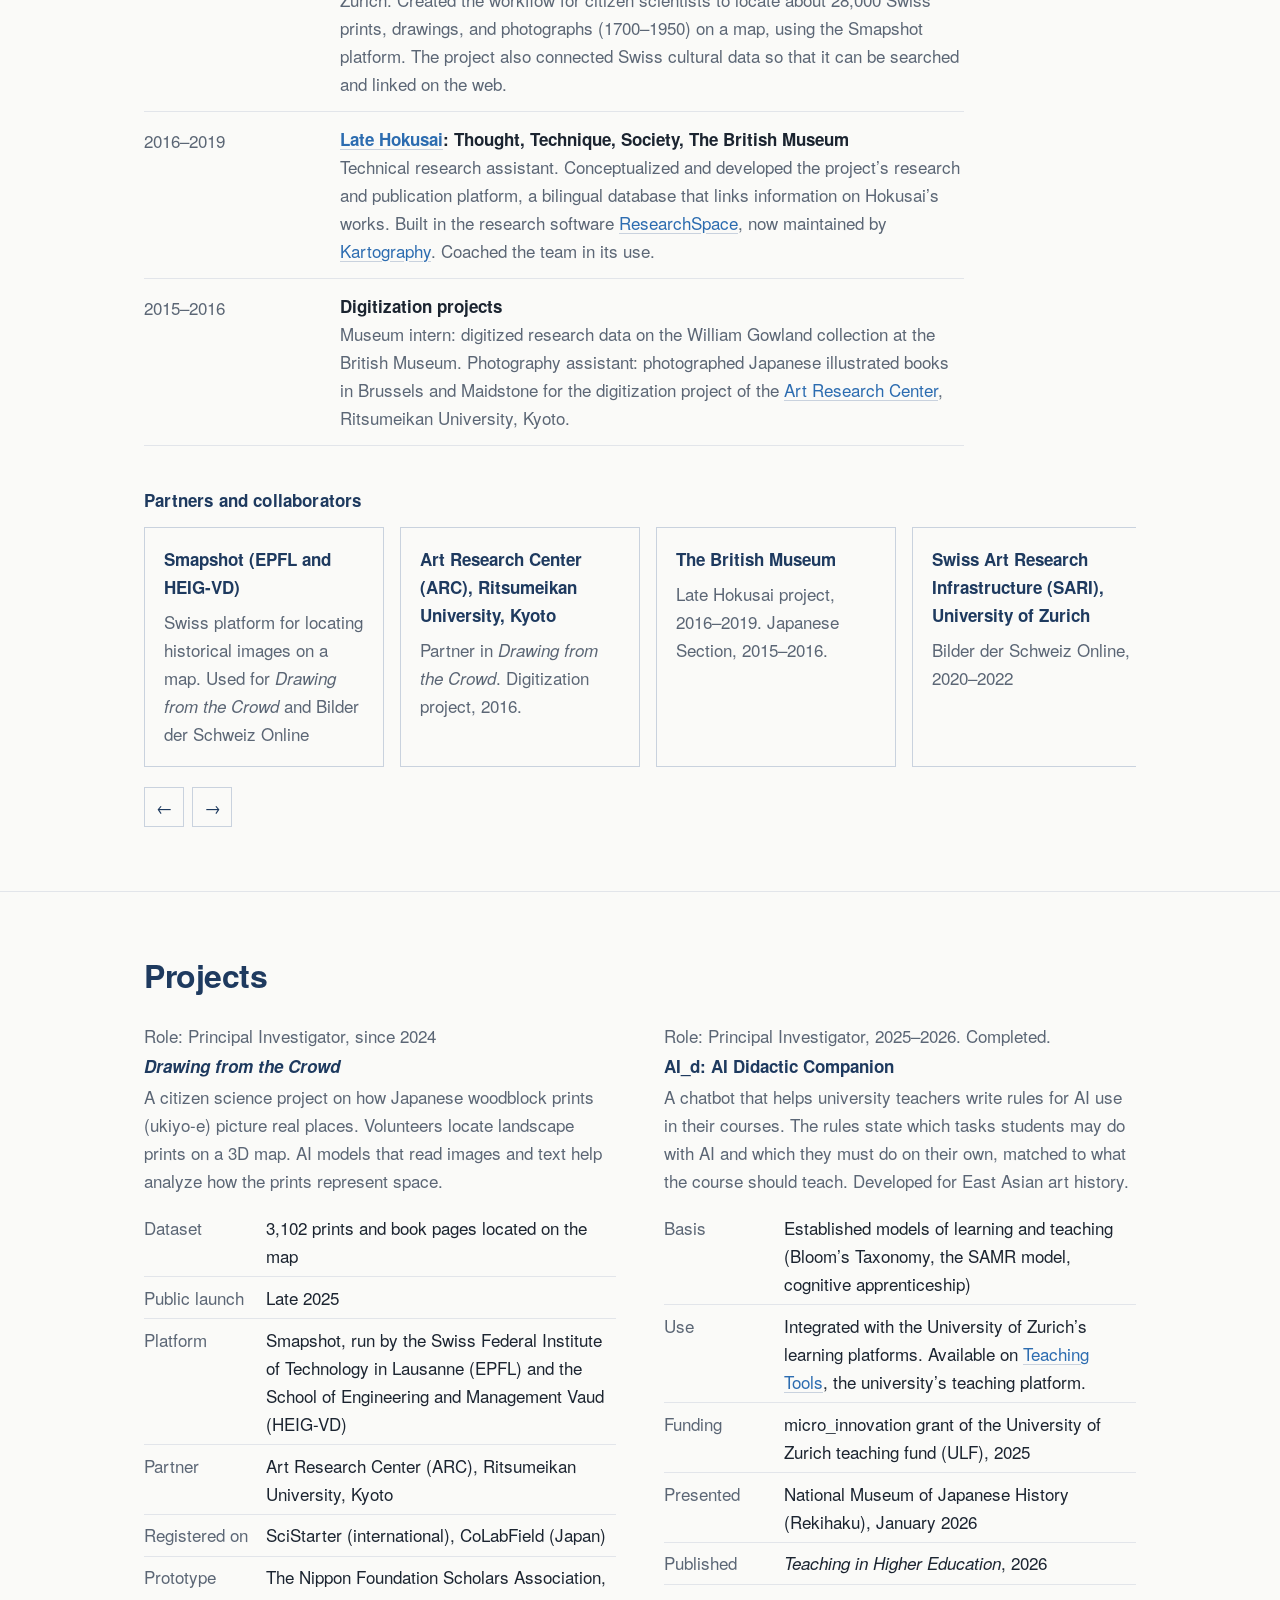
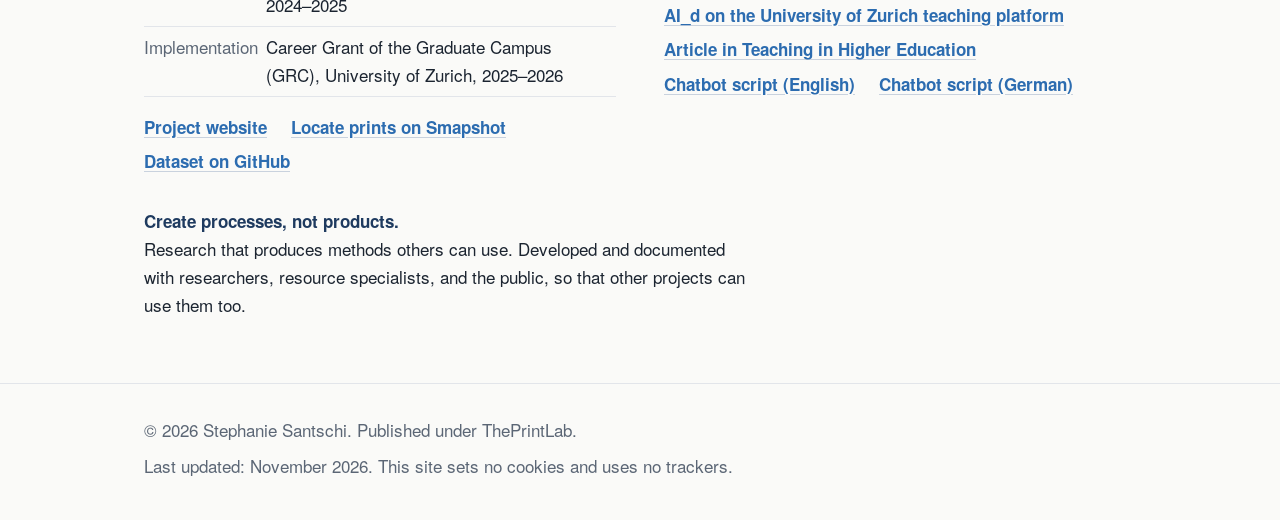
<file: research.html>
<!DOCTYPE html>
<html lang="en">
<head>
    <meta charset="UTF-8">
    <meta name="viewport" content="width=device-width, initial-scale=1.0">
    <title>Research | Stephanie Santschi</title>
    <meta name="description" content="Research by Stephanie Santschi: images as historical evidence, close viewing and distant reading, citizen science, and a digital track record since 2016.">
    <link rel="canonical" href="https://santschi.theprintlab.org/research.html">
    <link rel="icon" href="data:image/svg+xml,%3Csvg%20xmlns%3D%22http%3A//www.w3.org/2000/svg%22%20viewBox%3D%22130%2088%20818%20818%22%3E%3Cg%20fill%3D%22%230E3150%22%3E%3Cpath%20fill-rule%3D%22evenodd%22%20d%3D%22M674.3%20332.6C674.3%20200.4%20599.1%20128.0%20461.5%20128.0H170.0V788.0H305.8V552.6H475.1C596.4%20552.6%20674.3%20466.6%20674.3%20332.6ZM538.5%20340.8C538.5%20407.8%20505.0%20439.4%20432.6%20439.4H305.8V241.2H432.6C505.0%20241.2%20538.5%20272.9%20538.5%20340.8Z%22/%3E%3Cpath%20d%3D%22M170%20812H357V866H170Z%22/%3E%3Cpath%20d%3D%22M429%20812H854V600H908V866H429Z%22/%3E%3C/g%3E%3Cpath%20fill%3D%22%23D23A22%22%20d%3D%22M318%20249h30v30h-30zM318%20287h30v30h-30zM318%20325h30v30h-30zM318%20363h30v30h-30zM318%20401h30v30h-30zM356%20249h30v30h-30zM356%20325h30v30h-30zM356%20363h30v30h-30zM356%20401h30v30h-30zM394%20249h30v30h-30zM394%20325h30v30h-30zM394%20401h30v30h-30zM432%20287h30v30h-30zM432%20363h30v30h-30zM470%20325h30v30h-30z%22/%3E%3C/svg%3E">
    <link rel="apple-touch-icon" href="apple-touch-icon.png">
    <link rel="stylesheet" href="style.css">
</head>
<body>
    <a class="skip" href="#main">Skip to content</a>
    <nav>
        <div class="nav-inner">
            <a href="index.html" class="logo"><svg class="logo-mark" viewBox="130 88 818 818" aria-hidden="true" focusable="false"><g fill="currentColor"><path fill-rule="evenodd" d="M674.3 332.6C674.3 200.4 599.1 128.0 461.5 128.0H170.0V788.0H305.8V552.6H475.1C596.4 552.6 674.3 466.6 674.3 332.6ZM538.5 340.8C538.5 407.8 505.0 439.4 432.6 439.4H305.8V241.2H432.6C505.0 241.2 538.5 272.9 538.5 340.8Z"/><path d="M170 812H357V866H170Z"/><path d="M429 812H854V600H908V866H429Z"/></g><path fill="#D23A22" d="M318 249h30v30h-30zM318 287h30v30h-30zM318 325h30v30h-30zM318 363h30v30h-30zM318 401h30v30h-30zM356 249h30v30h-30zM356 325h30v30h-30zM356 363h30v30h-30zM356 401h30v30h-30zM394 249h30v30h-30zM394 325h30v30h-30zM394 401h30v30h-30zM432 287h30v30h-30zM432 363h30v30h-30zM470 325h30v30h-30z"/></svg><span>Stephanie Santschi</span></a>
            <button class="hamburger" aria-label="Menu" aria-expanded="false" onclick="toggleMenu(this)">
                <span></span><span></span><span></span>
            </button>
            <ul class="nav-links">
                <li><a href="index.html">About</a></li>
                <li><a href="research.html" aria-current="page">Research</a></li>
                <li><a href="publications.html">Publications</a></li>
                <li><a href="talks.html">Talks</a></li>
                <li><a href="teaching.html">Teaching</a></li>
                <li><a href="cv.html">CV</a></li>
                <li><a href="index.html#contact">Contact</a></li>
            </ul>
        </div>
    </nav>

    <main id="main">
        <header class="page-head page-head-figure">
            <div class="container">
                <div class="head-text">
                <h1>Research</h1>
                <p>Images as evidence, read closely and at scale.</p>
                </div>
                <figure class="head-figure">
                    <img src="Santschi_talk.jpg" alt="Stephanie Santschi speaking at the University of Zurich, holding an umbrella printed with Hokusai’s Great Wave" width="1280" height="720">
                    <figcaption>Speaking at the University of Zurich.</figcaption>
                </figure>
            </div>
        </header>

        <!-- I Research -->
        <section id="research">
            <div class="container">
                
                <div class="body">
                    <p class="lead">Images as primary evidence: archives of how communities organized knowledge, space, and meaning.</p>
                    <p>Beyond aesthetics, the conditions of making, distribution, and reception reveal the world that produced them.</p>
                    <div class="questions">
                        <p>What were viewers trained to notice?</p>
                        <p>How did visual conventions shape perception?</p>
                        <p>How can we recover evidence of that from the images themselves?</p>
                    </div>
                    <div class="grid2">
                        <div class="card">
                            <h4>Close viewing and distant reading</h4>
                            <p>Sustained structural attention to what a single image is doing, and computational or participatory analysis across large corpora.</p>
                        </div>
                        <div class="card">
                            <h4>Why now?</h4>
                            <p>AI increasingly mediates how we encounter images, but fails on culturally embedded material. Those failures reveal where cultural knowledge operates beyond automation.</p>
                        </div>
                    </div>


                    <h3>Digital track record</h3>
                    <ul class="rows track">
                        <li><span class="when">2025–2026</span><span class="what"><strong>AI_d</strong><span class="sub">Principal Investigator. Led the development of a chatbot that helps teachers write rules for AI use in their courses, integrated with the University of Zurich’s learning platforms. Completed and published in 2026. <a href="https://teachingtools.uzh.ch/en/good-practice/ai_d">Available on Teaching Tools, the University of Zurich teaching platform</a>.</span></span></li>
                        <li><span class="when">Since 2024</span><span class="what"><strong><a href="https://landscapes.theprintlab.org"><em>Drawing from the Crowd</em></a></strong><span class="sub">Principal Investigator. Leads the project, in which volunteers locate Japanese woodblock landscape prints (ukiyo-e) on a 3D map. They use <a href="https://smapshot.heig-vd.ch/">Smapshot</a>, a platform run by the Swiss Federal Institute of Technology in Lausanne (EPFL) and the School of Engineering and Management Vaud (HEIG-VD). Open dataset of 3,102 located prints and book pages.</span></span></li>
                        <li><span class="when">Since 2023</span><span class="what"><strong>Kurrus Collection, <a href="https://www.lindenmuseum.de/">Linden-Museum Stuttgart</a></strong><span class="sub">Guest curator. Research on the collection (about one hundred illustrated books and nine hundred prints) and planning of a digital exhibition module.</span></span></li>
                        <li><span class="when">2023–2024</span><span class="what"><strong><a href="https://portacultura.gr.ch/">PortaCultura GR</a></strong><span class="sub">Cultural Promotion Officer. Co-developed the cantonal cultural-heritage platform: data and content curation, interface conceptualization, workshops.</span></span></li>
                        <li><span class="when">2020–2022</span><span class="what"><strong><a href="https://www.sari.uzh.ch/en/portfolio/bilder-der-schweiz-online.html">Bilder der Schweiz Online</a></strong><span class="sub">Project coordinator at the <a href="https://www.sari.uzh.ch/">Swiss Art Research Infrastructure</a> (SARI), University of Zurich. Created the workflow for citizen scientists to locate about 28,000 Swiss prints, drawings, and photographs (1700–1950) on a map, using the Smapshot platform. The project also connected Swiss cultural data so that it can be searched and linked on the web.</span></span></li>
                        <li><span class="when">2016–2019</span><span class="what"><strong><a href="https://www.britishmuseum.org/research/projects/late-hokusai-thought-technique-society">Late Hokusai</a>: Thought, Technique, Society, The British Museum</strong><span class="sub">Technical research assistant. Conceptualized and developed the project’s research and publication platform, a bilingual database that links information on Hokusai’s works. Built in the research software <a href="https://researchspace.org/">ResearchSpace</a>, now maintained by <a href="https://kartography.org/">Kartography</a>. Coached the team in its use.</span></span></li>
                        <li><span class="when">2015–2016</span><span class="what"><strong>Digitization projects</strong><span class="sub">Museum intern: digitized research data on the William Gowland collection at the British Museum. Photography assistant: photographed Japanese illustrated books in Brussels and Maidstone for the digitization project of the <a href="https://www.arc.ritsumei.ac.jp/">Art Research Center</a>, Ritsumeikan University, Kyoto.</span></span></li>
                    </ul>

                    <h3>Partners and collaborators</h3>
                    <div class="slider" aria-roledescription="carousel" aria-label="Partners and collaborators">
                        <ul class="slides" id="partners" tabindex="0">
                            <li class="slide"><strong>Smapshot (EPFL and HEIG-VD)</strong><span>Swiss platform for locating historical images on a map. Used for <em>Drawing from the Crowd</em> and Bilder der Schweiz Online</span></li>
                            <li class="slide"><strong>Art Research Center (ARC), Ritsumeikan University, Kyoto</strong><span>Partner in <em>Drawing from the Crowd</em>. Digitization project, 2016.</span></li>
                            <li class="slide"><strong>The British Museum</strong><span>Late Hokusai project, 2016–2019. Japanese Section, 2015–2016.</span></li>
                            <li class="slide"><strong>Swiss Art Research Infrastructure (SARI), University of Zurich</strong><span>Bilder der Schweiz Online, 2020–2022</span></li>
                            <li class="slide"><strong>Linden-Museum Stuttgart</strong><span>Kurrus Collection, since 2023</span></li>
                            <li class="slide"><strong>The Nippon Foundation Scholars Association</strong><span>Prototype funding for <em>Drawing from the Crowd</em>, 2024–2025</span></li>
                            <li class="slide"><strong>Kansai University</strong><span>Joint workshop in East Asian art history with the University of Zurich, 2024</span></li>
                            <li class="slide"><strong>National Institutes for the Humanities (NIHU), Japan</strong><span>Roundtable on digital humanities teaching in Switzerland and Japan, 2026</span></li>
                        </ul>
                        <div class="slider-nav">
                            <button type="button" class="slider-btn" aria-label="Previous partners" onclick="slide(-1)">&#8592;</button>
                            <button type="button" class="slider-btn" aria-label="Next partners" onclick="slide(1)">&#8594;</button>
                        </div>
                    </div>

                </div>
            </div>
        </section>

        <!-- II Projects -->
        <section id="projects">
            <div class="container">
                <div class="sec-head"><h2>Projects</h2></div>
                <div class="body">
                    <div class="grid2">
                        <article class="card">
                            <span class="kicker">Role: Principal Investigator, since 2024</span>
                            <h4><em>Drawing from the Crowd</em></h4>
                            <p>A citizen science project on how Japanese woodblock prints (ukiyo-e) picture real places. Volunteers locate landscape prints on a 3D map. AI models that read images and text help analyze how the prints represent space.</p>
                            <table class="ptable">
                                <tr><th>Dataset</th><td>3,102 prints and book pages located on the map</td></tr>
                                <tr><th>Public launch</th><td>Late 2025</td></tr>
                                <tr><th>Platform</th><td>Smapshot, run by the Swiss Federal Institute of Technology in Lausanne (EPFL) and the School of Engineering and Management Vaud (HEIG-VD)</td></tr>
                                <tr><th>Partner</th><td>Art Research Center (ARC), Ritsumeikan University, Kyoto</td></tr>
                                <tr><th>Registered on</th><td>SciStarter (international), CoLabField (Japan)</td></tr>
                                <tr><th>Prototype</th><td>The Nippon Foundation Scholars Association, 2024–2025</td></tr>
                                <tr><th>Implementation</th><td>Career Grant of the Graduate Campus (GRC), University of Zurich, 2025–2026</td></tr>
                            </table>
                            <div class="links">
                                <a href="https://landscapes.theprintlab.org">Project website</a>
                                <a href="https://smapshot.heig-vd.ch/contribute/?owners=19#5.99/37.1868/141.8015">Locate prints on Smapshot</a>
                                <a href="https://github.com/stesantschi/dftc_data">Dataset on GitHub</a>
                            </div>
                        </article>
                        <article class="card">
                            <span class="kicker">Role: Principal Investigator, 2025–2026. Completed.</span>
                            <h4>AI_d: AI Didactic Companion</h4>
                            <p>A chatbot that helps university teachers write rules for AI use in their courses. The rules state which tasks students may do with AI and which they must do on their own, matched to what the course should teach. Developed for East Asian art history.</p>
                            <table class="ptable">
                                <tr><th>Basis</th><td>Established models of learning and teaching (Bloom’s Taxonomy, the SAMR model, cognitive apprenticeship)</td></tr>
                                <tr><th>Use</th><td>Integrated with the University of Zurich’s learning platforms. Available on <a href="https://teachingtools.uzh.ch/en/good-practice/ai_d">Teaching Tools</a>, the university’s teaching platform.</td></tr>
                                <tr><th>Funding</th><td>micro_innovation grant of the University of Zurich teaching fund (ULF), 2025</td></tr>
                                <tr><th>Presented</th><td>National Museum of Japanese History (Rekihaku), January 2026</td></tr>
                                <tr><th>Published</th><td><em>Teaching in Higher Education</em>, 2026</td></tr>
                            </table>
                            <div class="links">
                                <a href="https://teachingtools.uzh.ch/en/good-practice/ai_d">AI_d on the University of Zurich teaching platform</a>
                                <a href="https://doi.org/10.1080/13562517.2026.2671391">Article in Teaching in Higher Education</a>
                                <a href="ai_d/AI_d-script_EN.txt">Chatbot script (English)</a>
                                <a href="ai_d/AI_d-script_DE.txt" hreflang="de">Chatbot script (German)</a>
                            </div>
                        </article>
                    </div>
                    <p class="band"><span class="gold">Create processes, not products.</span>Research that produces methods others can use. Developed and documented with researchers, resource specialists, and the public, so that other projects can use them too.</p>
                </div>
            </div>
        </section>
    </main>

    <footer>
        <div class="container">
            <span>&copy; <span class="current-year">2026</span> Stephanie Santschi. Published under ThePrintLab.</span>
            <span>Last updated: November 2026. This site sets no cookies and uses no trackers.</span>
        </div>
    </footer>

    <script src="site.js"></script>
</body>
</html>
</file>
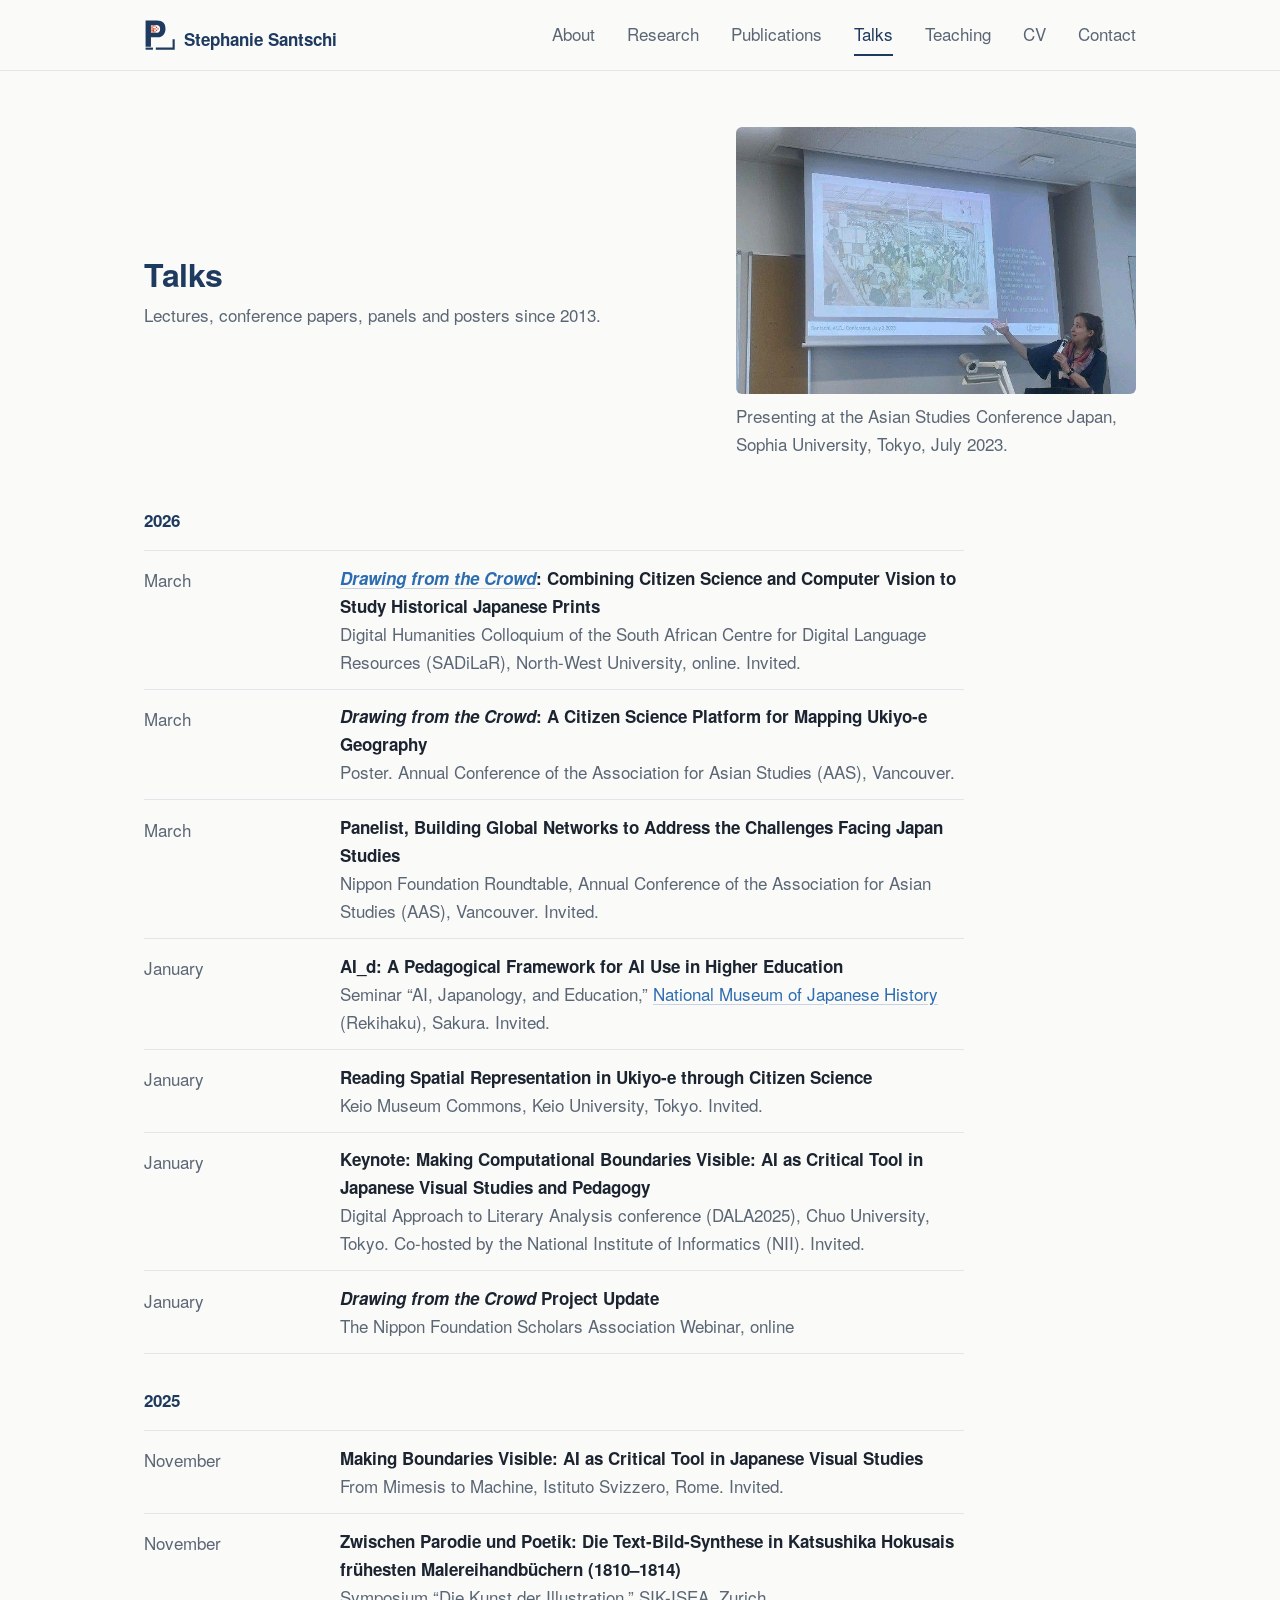
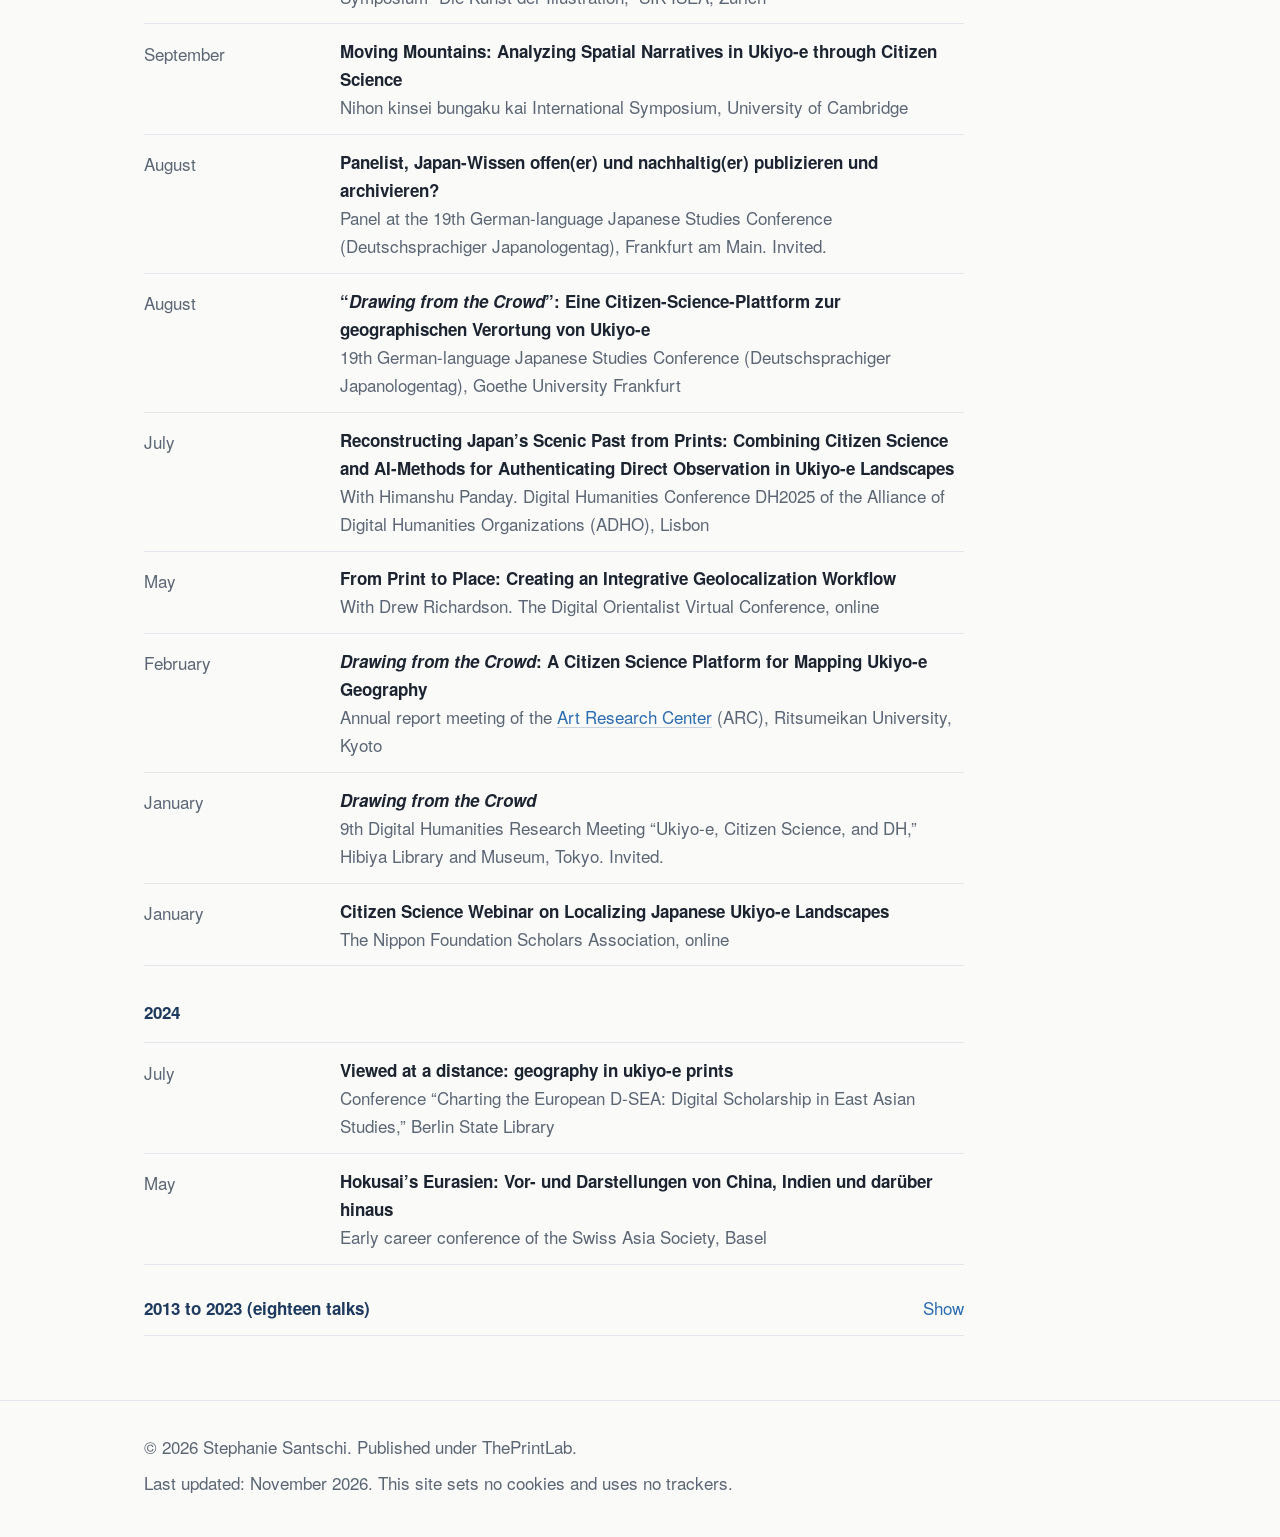
<file: talks.html>
<!DOCTYPE html>
<html lang="en">
<head>
    <meta charset="UTF-8">
    <meta name="viewport" content="width=device-width, initial-scale=1.0">
    <title>Talks | Stephanie Santschi</title>
    <meta name="description" content="Complete list of talks, keynotes, panels, and posters by Stephanie Santschi since 2013.">
    <link rel="canonical" href="https://santschi.theprintlab.org/talks.html">
    <link rel="icon" href="data:image/svg+xml,%3Csvg%20xmlns%3D%22http%3A//www.w3.org/2000/svg%22%20viewBox%3D%22130%2088%20818%20818%22%3E%3Cg%20fill%3D%22%230E3150%22%3E%3Cpath%20fill-rule%3D%22evenodd%22%20d%3D%22M674.3%20332.6C674.3%20200.4%20599.1%20128.0%20461.5%20128.0H170.0V788.0H305.8V552.6H475.1C596.4%20552.6%20674.3%20466.6%20674.3%20332.6ZM538.5%20340.8C538.5%20407.8%20505.0%20439.4%20432.6%20439.4H305.8V241.2H432.6C505.0%20241.2%20538.5%20272.9%20538.5%20340.8Z%22/%3E%3Cpath%20d%3D%22M170%20812H357V866H170Z%22/%3E%3Cpath%20d%3D%22M429%20812H854V600H908V866H429Z%22/%3E%3C/g%3E%3Cpath%20fill%3D%22%23D23A22%22%20d%3D%22M318%20249h30v30h-30zM318%20287h30v30h-30zM318%20325h30v30h-30zM318%20363h30v30h-30zM318%20401h30v30h-30zM356%20249h30v30h-30zM356%20325h30v30h-30zM356%20363h30v30h-30zM356%20401h30v30h-30zM394%20249h30v30h-30zM394%20325h30v30h-30zM394%20401h30v30h-30zM432%20287h30v30h-30zM432%20363h30v30h-30zM470%20325h30v30h-30z%22/%3E%3C/svg%3E">
    <link rel="apple-touch-icon" href="apple-touch-icon.png">
    <link rel="stylesheet" href="style.css">
</head>
<body>
    <a class="skip" href="#main">Skip to content</a>
    <nav>
        <div class="nav-inner">
            <a href="index.html" class="logo"><svg class="logo-mark" viewBox="130 88 818 818" aria-hidden="true" focusable="false"><g fill="currentColor"><path fill-rule="evenodd" d="M674.3 332.6C674.3 200.4 599.1 128.0 461.5 128.0H170.0V788.0H305.8V552.6H475.1C596.4 552.6 674.3 466.6 674.3 332.6ZM538.5 340.8C538.5 407.8 505.0 439.4 432.6 439.4H305.8V241.2H432.6C505.0 241.2 538.5 272.9 538.5 340.8Z"/><path d="M170 812H357V866H170Z"/><path d="M429 812H854V600H908V866H429Z"/></g><path fill="#D23A22" d="M318 249h30v30h-30zM318 287h30v30h-30zM318 325h30v30h-30zM318 363h30v30h-30zM318 401h30v30h-30zM356 249h30v30h-30zM356 325h30v30h-30zM356 363h30v30h-30zM356 401h30v30h-30zM394 249h30v30h-30zM394 325h30v30h-30zM394 401h30v30h-30zM432 287h30v30h-30zM432 363h30v30h-30zM470 325h30v30h-30z"/></svg><span>Stephanie Santschi</span></a>
            <button class="hamburger" aria-label="Menu" aria-expanded="false" onclick="toggleMenu(this)">
                <span></span><span></span><span></span>
            </button>
            <ul class="nav-links">
                <li><a href="index.html">About</a></li>
                <li><a href="research.html">Research</a></li>
                <li><a href="publications.html">Publications</a></li>
                <li><a href="talks.html" aria-current="page">Talks</a></li>
                <li><a href="teaching.html">Teaching</a></li>
                <li><a href="cv.html">CV</a></li>
                <li><a href="index.html#contact">Contact</a></li>
            </ul>
        </div>
    </nav>

    <main id="main">
        <header class="page-head page-head-figure">
            <div class="container">
                <div class="head-text">
                <h1>Talks</h1>
                <p>Lectures, conference papers, panels and posters since 2013.</p>
                </div>
                <figure class="head-figure">
                    <img src="Santschi_ASCJ_2023.jpg" alt="Stephanie Santschi presenting a Hokusai illustrated book on a projected slide" width="720" height="540">
                    <figcaption>Presenting at the Asian Studies Conference Japan, Sophia University, Tokyo, July 2023.</figcaption>
                </figure>
            </div>
        </header>

        <section id="talks">
            <div class="container">
                <div class="body">
                    <p class="year">2026</p>
                    <ul class="rows">
                        <li><span class="when">March</span><span class="what"><strong><a href="https://landscapes.theprintlab.org"><em>Drawing from the Crowd</em></a>: Combining Citizen Science and Computer Vision to Study Historical Japanese Prints</strong><span class="sub">Digital Humanities Colloquium of the South African Centre for Digital Language Resources (SADiLaR), North-West University, online. Invited.</span></span></li>
                        <li><span class="when">March</span><span class="what"><strong><em>Drawing from the Crowd</em>: A Citizen Science Platform for Mapping Ukiyo-e Geography</strong><span class="sub">Poster. Annual Conference of the Association for Asian Studies (AAS), Vancouver.</span></span></li>
                        <li><span class="when">March</span><span class="what"><strong>Panelist, Building Global Networks to Address the Challenges Facing Japan Studies</strong><span class="sub">Nippon Foundation Roundtable, Annual Conference of the Association for Asian Studies (AAS), Vancouver. Invited.</span></span></li>
                        <li><span class="when">January</span><span class="what"><strong>AI_d: A Pedagogical Framework for AI Use in Higher Education</strong><span class="sub">Seminar “AI, Japanology, and Education,” <a href="https://www.rekihaku.ac.jp/english/">National Museum of Japanese History</a> (Rekihaku), Sakura. Invited.</span></span></li>
                        <li><span class="when">January</span><span class="what"><strong>Reading Spatial Representation in Ukiyo-e through Citizen Science</strong><span class="sub">Keio Museum Commons, Keio University, Tokyo. Invited.</span></span></li>
                        <li><span class="when">January</span><span class="what"><strong>Keynote: Making Computational Boundaries Visible: AI as Critical Tool in Japanese Visual Studies and Pedagogy</strong><span class="sub">Digital Approach to Literary Analysis conference (DALA2025), Chuo University, Tokyo. Co-hosted by the National Institute of Informatics (NII). Invited.</span></span></li>
                        <li><span class="when">January</span><span class="what"><strong><em>Drawing from the Crowd</em> Project Update</strong><span class="sub">The Nippon Foundation Scholars Association Webinar, online</span></span></li>
                    </ul>
                    <p class="year">2025</p>
                    <ul class="rows">
                        <li><span class="when">November</span><span class="what"><strong>Making Boundaries Visible: AI as Critical Tool in Japanese Visual Studies</strong><span class="sub">From Mimesis to Machine, Istituto Svizzero, Rome. Invited.</span></span></li>
                        <li><span class="when">November</span><span class="what"><strong>Zwischen Parodie und Poetik: Die Text-Bild-Synthese in Katsushika Hokusais frühesten Malereihandbüchern (1810–1814)</strong><span class="sub">Symposium “Die Kunst der Illustration,” SIK-ISEA, Zurich</span></span></li>
                        <li><span class="when">September</span><span class="what"><strong>Moving Mountains: Analyzing Spatial Narratives in Ukiyo-e through Citizen Science</strong><span class="sub">Nihon kinsei bungaku kai International Symposium, University of Cambridge</span></span></li>
                        <li><span class="when">August</span><span class="what"><strong>Panelist, Japan-Wissen offen(er) und nachhaltig(er) publizieren und archivieren?</strong><span class="sub">Panel at the 19th German-language Japanese Studies Conference (Deutschsprachiger Japanologentag), Frankfurt am Main. Invited.</span></span></li>
                        <li><span class="when">August</span><span class="what"><strong>“<em>Drawing from the Crowd</em>”: Eine Citizen-Science-Plattform zur geographischen Verortung von Ukiyo-e</strong><span class="sub">19th German-language Japanese Studies Conference (Deutschsprachiger Japanologentag), Goethe University Frankfurt</span></span></li>
                        <li><span class="when">July</span><span class="what"><strong>Reconstructing Japan’s Scenic Past from Prints: Combining Citizen Science and AI-Methods for Authenticating Direct Observation in Ukiyo-e Landscapes</strong><span class="sub">With Himanshu Panday. Digital Humanities Conference DH2025 of the Alliance of Digital Humanities Organizations (ADHO), Lisbon</span></span></li>
                        <li><span class="when">May</span><span class="what"><strong>From Print to Place: Creating an Integrative Geolocalization Workflow</strong><span class="sub">With Drew Richardson. The Digital Orientalist Virtual Conference, online</span></span></li>
                        <li><span class="when">February</span><span class="what"><strong><em>Drawing from the Crowd</em>: A Citizen Science Platform for Mapping Ukiyo-e Geography</strong><span class="sub">Annual report meeting of the <a href="https://www.arc.ritsumei.ac.jp/">Art Research Center</a> (ARC), Ritsumeikan University, Kyoto</span></span></li>
                        <li><span class="when">January</span><span class="what"><strong><em>Drawing from the Crowd</em></strong><span class="sub">9th Digital Humanities Research Meeting “Ukiyo-e, Citizen Science, and DH,” Hibiya Library and Museum, Tokyo. Invited.</span></span></li>
                        <li><span class="when">January</span><span class="what"><strong>Citizen Science Webinar on Localizing Japanese Ukiyo-e Landscapes</strong><span class="sub">The Nippon Foundation Scholars Association, online</span></span></li>
                    </ul>
                    <p class="year">2024</p>
                    <ul class="rows">
                        <li><span class="when">July</span><span class="what"><strong>Viewed at a distance: geography in ukiyo-e prints</strong><span class="sub">Conference “Charting the European D-SEA: Digital Scholarship in East Asian Studies,” Berlin State Library</span></span></li>
                        <li><span class="when">May</span><span class="what"><strong>Hokusai’s Eurasien: Vor- und Darstellungen von China, Indien und darüber hinaus</strong><span class="sub">Early career conference of the Swiss Asia Society, Basel</span></span></li>
                    </ul>
                    <details class="more">
                        <summary>2013 to 2023 (eighteen talks)</summary>
                        <p class="year">2023</p>
                        <ul class="rows">
                        <li><span class="when">November</span><span class="what"><strong>Hokusai as an author-illustrator? 戯作者兼絵師としての北斎</strong><span class="sub">28th Autumn Conference of the International Ukiyo-e Society (Kokusai Ukiyo-e Gakkai), Yokohama, online. In Japanese.</span></span></li>
                        <li><span class="when">July</span><span class="what"><strong>Visual Vocabularies Within Poetic Microcosms</strong><span class="sub">Asian Studies Conference Japan, Sophia University, Tokyo</span></span></li>
                        </ul>
                        <p class="year">2022</p>
                        <ul class="rows">
                        <li><span class="when">June</span><span class="what"><strong>Zwischen Projekt- und globalem Thesaurus: “<a href="https://www.sari.uzh.ch/en/portfolio/bilder-der-schweiz-online.html">Bilder der Schweiz Online</a>”</strong><span class="sub">With Sarah Amsler. 5th Swiss Congress of Art History, University of Zurich</span></span></li>
                        </ul>
                        <p class="year">2021</p>
                        <ul class="rows">
                        <li><span class="when">January</span><span class="what"><strong>Strategien zur Projektentwicklung in den Digital Humanities; Visuelle Daten im semantischen Raum (Bilder der Schweiz Online)</strong><span class="sub">Open Space of the Digital Art History Working Group (Arbeitskreis Digitale Kunstgeschichte), online</span></span></li>
                        </ul>
                        <p class="year">2020</p>
                        <ul class="rows">
                        <li><span class="when">December</span><span class="what"><strong>Project Overview: Bilder der Schweiz Online</strong><span class="sub">Open Day of the <a href="https://www.sari.uzh.ch/">Swiss Art Research Infrastructure</a> (SARI), Bilder der Schweiz Online, and Time Machine, online</span></span></li>
                        </ul>
                        <p class="year">2019</p>
                        <ul class="rows">
                        <li><span class="when">July</span><span class="what"><strong>Expectations and reality: developing an English/Japanese semantic web environment for the <a href="https://www.britishmuseum.org/research/projects/late-hokusai-thought-technique-society">Late Hokusai</a> research project</strong><span class="sub">Workshop “Towards Multilingualism in Digital Humanities,” Digital Humanities Conference DH2019 of the Alliance of Digital Humanities Organizations (ADHO), Utrecht</span></span></li>
                        <li><span class="when">June</span><span class="what"><strong>Collaborating in Late Hokusai <a href="https://researchspace.org/">ResearchSpace</a></strong><span class="sub">Session on linked data in art history research, 4th Swiss Congress of Art History, Università della Svizzera italiana, Mendrisio</span></span></li>
                        <li><span class="when">February</span><span class="what"><strong>Progress report on the knowledge base of the Late Hokusai research project 北斎後期研究プロジェクトの知識ベースに関する進捗報告</strong><span class="sub">Digital Archive Industry-Academia-Government Forum, National Diet Library, Tokyo. In Japanese.</span></span></li>
                        </ul>
                        <p class="year">2018</p>
                        <ul class="rows">
                        <li><span class="when">September</span><span class="what"><strong>Challenges of building a multilingual web resource on Hokusai 北斎に関する多言語データリソースの構築にあたっての課題</strong><span class="sub">29th Conference of the European Association of Japanese Resource Specialists (EAJRS), Vytautas Magnus University, Kaunas</span></span></li>
                        <li><span class="when">August</span><span class="what"><strong>Building the arguments around the production of Katsushika Hokusai’s single sheet impressions</strong><span class="sub">Workshop “Data Science for Digital Art History” at the ACM SIGKDD data science conference (KDD), London</span></span></li>
                        <li><span class="when">April</span><span class="what"><strong>The Late Hokusai knowledge graph on ResearchSpace</strong><span class="sub">Late Hokusai research workshops, Freer and Sackler Galleries, Washington DC, and Metropolitan Museum of Art, New York</span></span></li>
                        </ul>
                        <p class="year">2017</p>
                        <ul class="rows">
                        <li><span class="when">August</span><span class="what"><strong>Visualising Prehistory</strong><span class="sub">2nd Conference of the European Association for Asian Art and Archaeology, University of Zurich</span></span></li>
                        <li><span class="when">July</span><span class="what"><strong>Late Hokusai: Using Knowledge Representation for Community Collaboration</strong><span class="sub">Symposium Building Cultural Heritage Knowledge, The British Museum, London</span></span></li>
                        </ul>
                        <p class="year">2016</p>
                        <ul class="rows">
                        <li><span class="when">November</span><span class="what"><strong>ResearchSpace and the Semantic Web</strong><span class="sub">Late Hokusai Research Forum, Ritsumeikan University, Kyoto, and Gakushuin University, Tokyo</span></span></li>
                        <li><span class="when">November</span><span class="what"><strong>Digitally Supported Visualisations of Japanese Archaeology at the British Museum</strong><span class="sub">EU-Japan Research Workshop, University of Zurich</span></span></li>
                        <li><span class="when">March</span><span class="what"><strong>Challenges of Digitizing William Gowland at the British Museum</strong><span class="sub">Symposium on Japanese cultural assets and digitization, European Centre for Japanese Studies in Alsace (CEEJA), Colmar</span></span></li>
                        </ul>
                        <p class="year">2014</p>
                        <ul class="rows">
                        <li><span class="when">September</span><span class="what"><strong>William Kuprecht. Understanding the Foreign(er): A Swiss textile printing expert in Kyoto 1902–1909</strong><span class="sub">EU–Japan workshop, Kansai University, Osaka</span></span></li>
                        </ul>
                        <p class="year">2013</p>
                        <ul class="rows">
                        <li><span class="when">March</span><span class="what"><strong>Capturing the Moment Over Three Hundred Years: The Rieder Collection of Japanese Woodblock Prints; The Burgdorf Ethnographic Museum and the project of the Chair of East Asian Art History</strong><span class="sub">Symposium Moving Art between East Asia and the West, University of Zurich</span></span></li>
                        </ul>
                    </details>
                </div>
            </div>
        </section>
    </main>

    <footer>
        <div class="container">
            <span>&copy; <span class="current-year">2026</span> Stephanie Santschi. Published under ThePrintLab.</span>
            <span>Last updated: November 2026. This site sets no cookies and uses no trackers.</span>
        </div>
    </footer>

    <script src="site.js"></script>
</body>
</html>
</file>
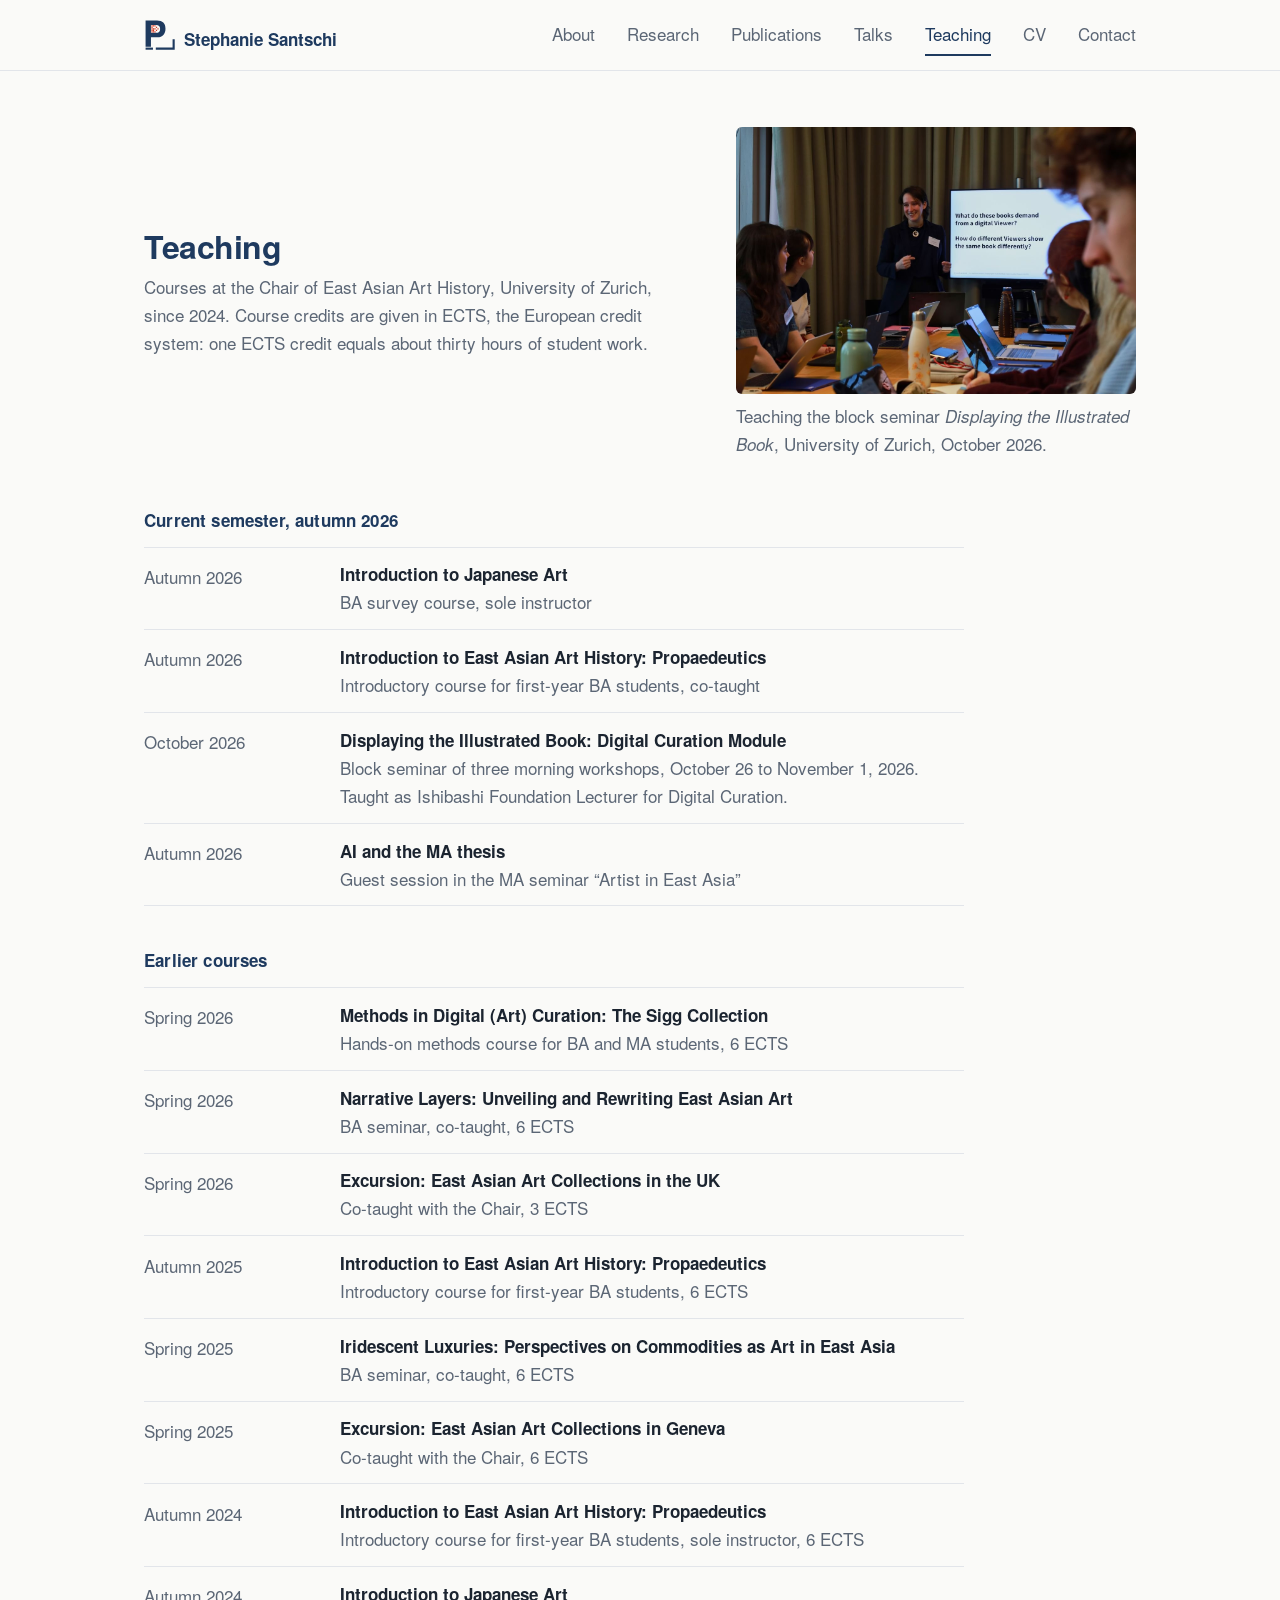
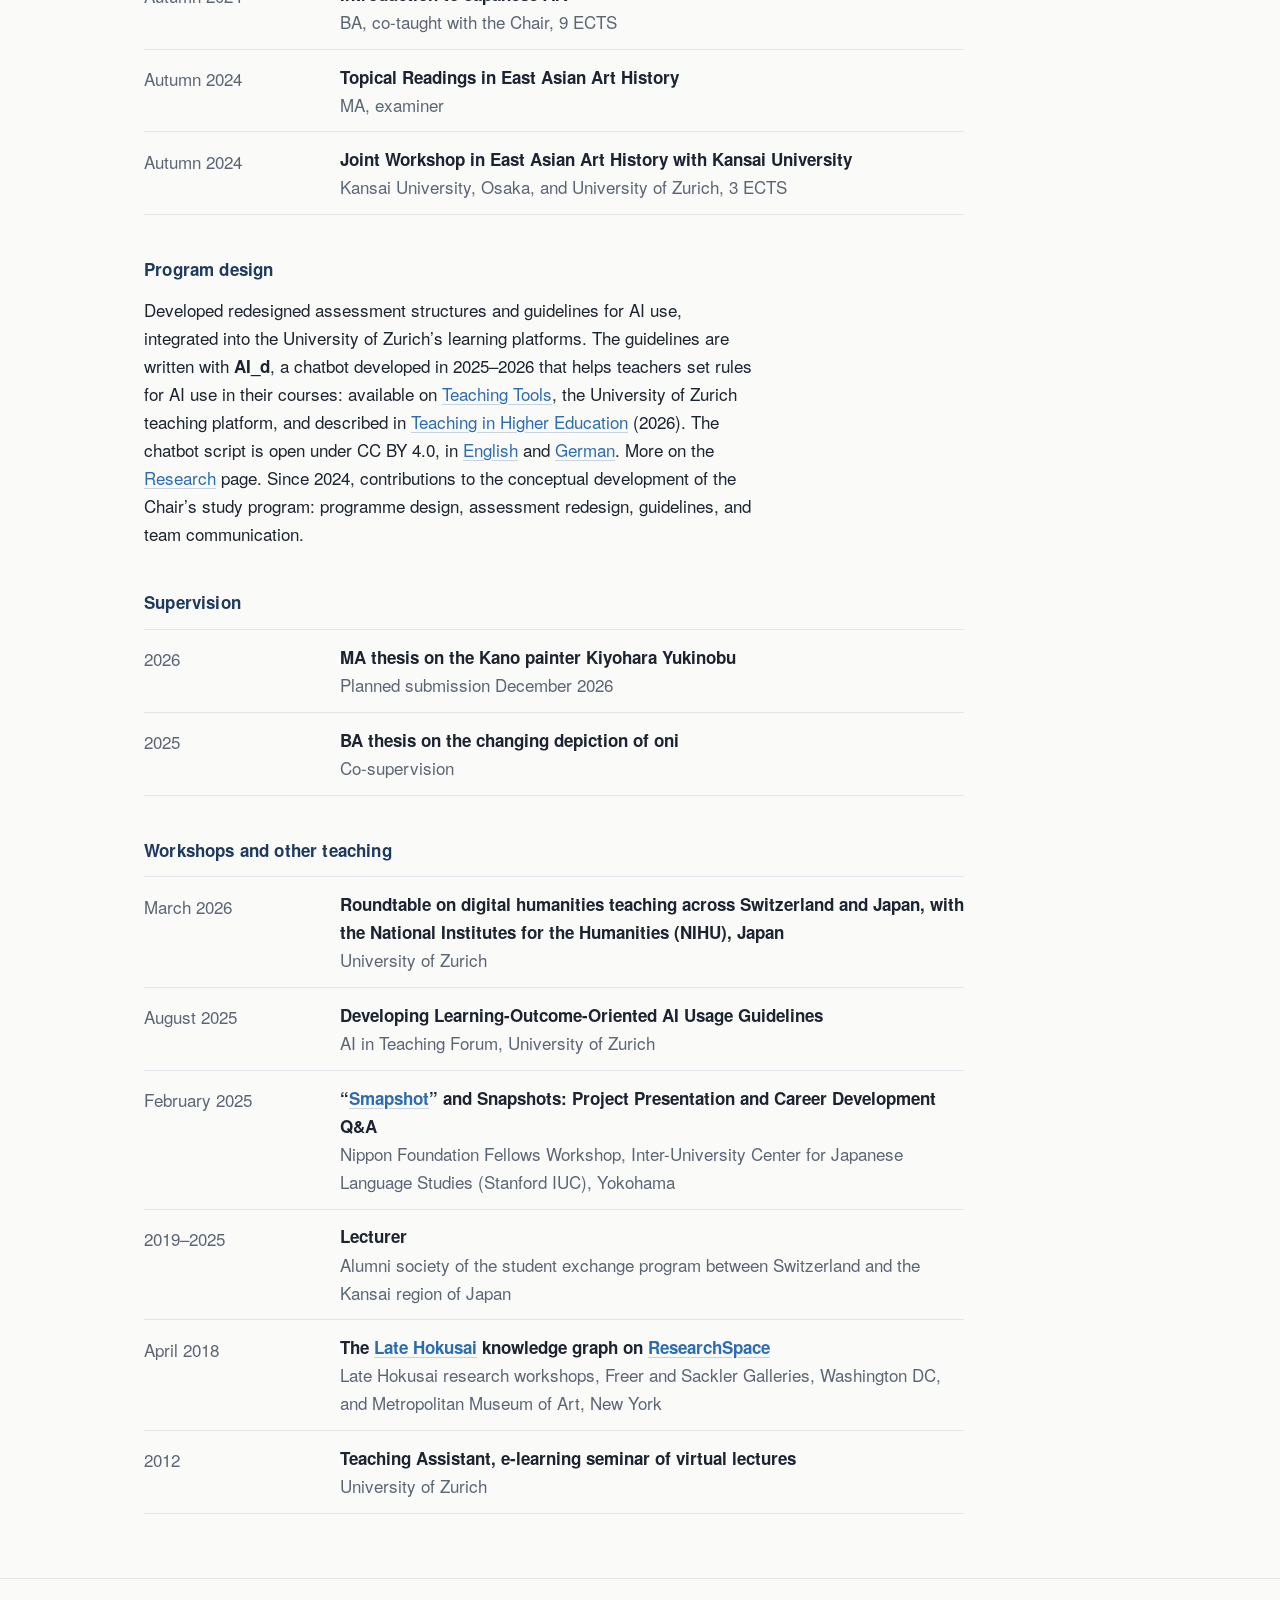
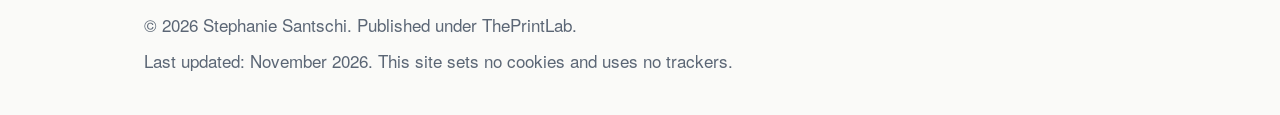
<file: teaching.html>
<!DOCTYPE html>
<html lang="en">
<head>
    <meta charset="UTF-8">
    <meta name="viewport" content="width=device-width, initial-scale=1.0">
    <title>Teaching | Stephanie Santschi</title>
    <meta name="description" content="Teaching by Stephanie Santschi at the University of Zurich: courses, supervision, workshops, and program design.">
    <link rel="canonical" href="https://santschi.theprintlab.org/teaching.html">
    <link rel="icon" href="data:image/svg+xml,%3Csvg%20xmlns%3D%22http%3A//www.w3.org/2000/svg%22%20viewBox%3D%22130%2088%20818%20818%22%3E%3Cg%20fill%3D%22%230E3150%22%3E%3Cpath%20fill-rule%3D%22evenodd%22%20d%3D%22M674.3%20332.6C674.3%20200.4%20599.1%20128.0%20461.5%20128.0H170.0V788.0H305.8V552.6H475.1C596.4%20552.6%20674.3%20466.6%20674.3%20332.6ZM538.5%20340.8C538.5%20407.8%20505.0%20439.4%20432.6%20439.4H305.8V241.2H432.6C505.0%20241.2%20538.5%20272.9%20538.5%20340.8Z%22/%3E%3Cpath%20d%3D%22M170%20812H357V866H170Z%22/%3E%3Cpath%20d%3D%22M429%20812H854V600H908V866H429Z%22/%3E%3C/g%3E%3Cpath%20fill%3D%22%23D23A22%22%20d%3D%22M318%20249h30v30h-30zM318%20287h30v30h-30zM318%20325h30v30h-30zM318%20363h30v30h-30zM318%20401h30v30h-30zM356%20249h30v30h-30zM356%20325h30v30h-30zM356%20363h30v30h-30zM356%20401h30v30h-30zM394%20249h30v30h-30zM394%20325h30v30h-30zM394%20401h30v30h-30zM432%20287h30v30h-30zM432%20363h30v30h-30zM470%20325h30v30h-30z%22/%3E%3C/svg%3E">
    <link rel="apple-touch-icon" href="apple-touch-icon.png">
    <link rel="stylesheet" href="style.css">
</head>
<body>
    <a class="skip" href="#main">Skip to content</a>
    <nav>
        <div class="nav-inner">
            <a href="index.html" class="logo"><svg class="logo-mark" viewBox="130 88 818 818" aria-hidden="true" focusable="false"><g fill="currentColor"><path fill-rule="evenodd" d="M674.3 332.6C674.3 200.4 599.1 128.0 461.5 128.0H170.0V788.0H305.8V552.6H475.1C596.4 552.6 674.3 466.6 674.3 332.6ZM538.5 340.8C538.5 407.8 505.0 439.4 432.6 439.4H305.8V241.2H432.6C505.0 241.2 538.5 272.9 538.5 340.8Z"/><path d="M170 812H357V866H170Z"/><path d="M429 812H854V600H908V866H429Z"/></g><path fill="#D23A22" d="M318 249h30v30h-30zM318 287h30v30h-30zM318 325h30v30h-30zM318 363h30v30h-30zM318 401h30v30h-30zM356 249h30v30h-30zM356 325h30v30h-30zM356 363h30v30h-30zM356 401h30v30h-30zM394 249h30v30h-30zM394 325h30v30h-30zM394 401h30v30h-30zM432 287h30v30h-30zM432 363h30v30h-30zM470 325h30v30h-30z"/></svg><span>Stephanie Santschi</span></a>
            <button class="hamburger" aria-label="Menu" aria-expanded="false" onclick="toggleMenu(this)">
                <span></span><span></span><span></span>
            </button>
            <ul class="nav-links">
                <li><a href="index.html">About</a></li>
                <li><a href="research.html">Research</a></li>
                <li><a href="publications.html">Publications</a></li>
                <li><a href="talks.html">Talks</a></li>
                <li><a href="teaching.html" aria-current="page">Teaching</a></li>
                <li><a href="cv.html">CV</a></li>
                <li><a href="index.html#contact">Contact</a></li>
            </ul>
        </div>
    </nav>

    <main id="main">
        <header class="page-head page-head-figure">
            <div class="container">
                <div class="head-text">
                <h1>Teaching</h1>
                <p>Courses at the Chair of East Asian Art History, University of Zurich, since 2024. Course credits are given in ECTS, the European credit system: one ECTS credit equals about thirty hours of student work.</p>
                </div>
                <figure class="head-figure">
                    <img src="Santschi_workshop_2026.jpg" alt="Stephanie Santschi teaching at a long table of students with laptops; the screen behind her asks: What do these books demand from a digital Viewer? How do different Viewers show the same book differently?" width="1280" height="961">
                    <figcaption>Teaching the block seminar <em>Displaying the Illustrated Book</em>, University of Zurich, October 2026.</figcaption>
                </figure>
            </div>
        </header>

        <section id="teaching">
            <div class="container">
                <div class="body">
                    <h3>Current semester, autumn 2026</h3>
                    <ul class="rows">
                        <li><span class="when">Autumn 2026</span><span class="what"><strong>Introduction to Japanese Art</strong><span class="sub">BA survey course, sole instructor</span></span></li>
                        <li><span class="when">Autumn 2026</span><span class="what"><strong>Introduction to East Asian Art History: Propaedeutics</strong><span class="sub">Introductory course for first-year BA students, co-taught</span></span></li>
                        <li><span class="when">October 2026</span><span class="what"><strong>Displaying the Illustrated Book: Digital Curation Module</strong><span class="sub">Block seminar of three morning workshops, October 26 to November 1, 2026. Taught as Ishibashi Foundation Lecturer for Digital Curation.</span></span></li>
                        <li><span class="when">Autumn 2026</span><span class="what"><strong>AI and the MA thesis</strong><span class="sub">Guest session in the MA seminar “Artist in East Asia”</span></span></li>
                    </ul>

                    <h3>Earlier courses</h3>
                    <ul class="rows">
                        <li><span class="when">Spring 2026</span><span class="what"><strong>Methods in Digital (Art) Curation: The Sigg Collection</strong><span class="sub">Hands-on methods course for BA and MA students, 6 ECTS</span></span></li>
                        <li><span class="when">Spring 2026</span><span class="what"><strong>Narrative Layers: Unveiling and Rewriting East Asian Art</strong><span class="sub">BA seminar, co-taught, 6 ECTS</span></span></li>
                        <li><span class="when">Spring 2026</span><span class="what"><strong>Excursion: East Asian Art Collections in the UK</strong><span class="sub">Co-taught with the Chair, 3 ECTS</span></span></li>
                        <li><span class="when">Autumn 2025</span><span class="what"><strong>Introduction to East Asian Art History: Propaedeutics</strong><span class="sub">Introductory course for first-year BA students, 6 ECTS</span></span></li>
                        <li><span class="when">Spring 2025</span><span class="what"><strong>Iridescent Luxuries: Perspectives on Commodities as Art in East Asia</strong><span class="sub">BA seminar, co-taught, 6 ECTS</span></span></li>
                        <li><span class="when">Spring 2025</span><span class="what"><strong>Excursion: East Asian Art Collections in Geneva</strong><span class="sub">Co-taught with the Chair, 6 ECTS</span></span></li>
                        <li><span class="when">Autumn 2024</span><span class="what"><strong>Introduction to East Asian Art History: Propaedeutics</strong><span class="sub">Introductory course for first-year BA students, sole instructor, 6 ECTS</span></span></li>
                        <li><span class="when">Autumn 2024</span><span class="what"><strong>Introduction to Japanese Art</strong><span class="sub">BA, co-taught with the Chair, 9 ECTS</span></span></li>
                        <li><span class="when">Autumn 2024</span><span class="what"><strong>Topical Readings in East Asian Art History</strong><span class="sub">MA, examiner</span></span></li>
                        <li><span class="when">Autumn 2024</span><span class="what"><strong>Joint Workshop in East Asian Art History with Kansai University</strong><span class="sub">Kansai University, Osaka, and University of Zurich, 3 ECTS</span></span></li>
                    </ul>

                    <h3>Program design</h3>
                    <p>Developed redesigned assessment structures and guidelines for AI use, integrated into the University of Zurich’s learning platforms. The guidelines are written with <strong>AI_d</strong>, a chatbot developed in 2025–2026 that helps teachers set rules for AI use in their courses: available on <a href="https://teachingtools.uzh.ch/en/good-practice/ai_d">Teaching Tools</a>, the University of Zurich teaching platform, and described in <a href="https://doi.org/10.1080/13562517.2026.2671391">Teaching in Higher Education</a> (2026). The chatbot script is open under CC BY 4.0, in <a href="ai_d/AI_d-script_EN.txt">English</a> and <a href="ai_d/AI_d-script_DE.txt" hreflang="de">German</a>. More on the <a href="research.html#projects">Research</a> page. Since 2024, contributions to the conceptual development of the Chair’s study program: programme design, assessment redesign, guidelines, and team communication.</p>

                    <h3>Supervision</h3>
                    <ul class="rows">
                        <li><span class="when">2026</span><span class="what"><strong>MA thesis on the Kano painter Kiyohara Yukinobu</strong><span class="sub">Planned submission December 2026</span></span></li>
                        <li><span class="when">2025</span><span class="what"><strong>BA thesis on the changing depiction of oni</strong><span class="sub">Co-supervision</span></span></li>
                    </ul>

                    <h3>Workshops and other teaching</h3>
                    <ul class="rows">
                        <li><span class="when">March 2026</span><span class="what"><strong>Roundtable on digital humanities teaching across Switzerland and Japan, with the National Institutes for the Humanities (NIHU), Japan</strong><span class="sub">University of Zurich</span></span></li>
                        <li><span class="when">August 2025</span><span class="what"><strong>Developing Learning-Outcome-Oriented AI Usage Guidelines</strong><span class="sub">AI in Teaching Forum, University of Zurich</span></span></li>
                        <li><span class="when">February 2025</span><span class="what"><strong>“<a href="https://smapshot.heig-vd.ch/">Smapshot</a>” and Snapshots: Project Presentation and Career Development Q&amp;A</strong><span class="sub">Nippon Foundation Fellows Workshop, Inter-University Center for Japanese Language Studies (Stanford IUC), Yokohama</span></span></li>
                        <li><span class="when">2019–2025</span><span class="what"><strong>Lecturer</strong><span class="sub">Alumni society of the student exchange program between Switzerland and the Kansai region of Japan</span></span></li>
                        <li><span class="when">April 2018</span><span class="what"><strong>The <a href="https://www.britishmuseum.org/research/projects/late-hokusai-thought-technique-society">Late Hokusai</a> knowledge graph on <a href="https://researchspace.org/">ResearchSpace</a></strong><span class="sub">Late Hokusai research workshops, Freer and Sackler Galleries, Washington DC, and Metropolitan Museum of Art, New York</span></span></li>
                        <li><span class="when">2012</span><span class="what"><strong>Teaching Assistant, e-learning seminar of virtual lectures</strong><span class="sub">University of Zurich</span></span></li>
                    </ul>
                </div>
            </div>
        </section>
    </main>

    <footer>
        <div class="container">
            <span>&copy; <span class="current-year">2026</span> Stephanie Santschi. Published under ThePrintLab.</span>
            <span>Last updated: November 2026. This site sets no cookies and uses no trackers.</span>
        </div>
    </footer>

    <script src="site.js"></script>
</body>
</html>
</file>
<file: style.css>
/* TeX Gyre Heros (GUST Font License, see fonts/GUST-FONT-LICENSE.txt) */
@font-face { font-family: "TeX Gyre Heros"; src: url("/fonts/TeXGyreHeros-Regular.woff2") format("woff2"); font-weight: 400; font-style: normal; font-display: swap; }
@font-face { font-family: "TeX Gyre Heros"; src: url("/fonts/TeXGyreHeros-Italic.woff2") format("woff2"); font-weight: 400; font-style: italic; font-display: swap; }
@font-face { font-family: "TeX Gyre Heros"; src: url("/fonts/TeXGyreHeros-Bold.woff2") format("woff2"); font-weight: 700; font-style: normal; font-display: swap; }
@font-face { font-family: "TeX Gyre Heros"; src: url("/fonts/TeXGyreHeros-BoldItalic.woff2") format("woff2"); font-weight: 700; font-style: italic; font-display: swap; }

:root {
    --bg: #FAFAF8;            /* off-white page */
    --surface: #FFFFFF;
    --text: #1B2430;
    --muted: #5B6675;
    --navy: #1E3A5F;          /* headings, primary button */
    --navy-deep: #162C49;
    --blue: #2C6CB0;          /* links, numbers, accents */
    --blue-light: #9CC3EA;    /* accents on navy */
    --blue-soft: #E8F0F9;     /* soft fills */
    --line: #E2E5EA;
    --line-strong: #C9D2DE;

    /* ThePrintLab typeface: TeX Gyre Heros, a free version of Helvetica's design,
       served from this site's own fonts/ folder (see @font-face at the top); nothing is fetched from another server.
       Japanese falls through to Hiragino Kaku Gothic (Yu Gothic / Meiryo on Windows). */
    --font: "TeX Gyre Heros", "Helvetica Neue", Helvetica, Arial,
            "Hiragino Kaku Gothic ProN", "Hiragino Sans", "Yu Gothic Medium", "Yu Gothic", YuGothic,
            Meiryo, "Noto Sans JP", "Noto Sans CJK JP", sans-serif;

    /* Two sizes only: titles and text. Hierarchy comes from weight and colour. */
    --title: 2rem;
    --text-size: 1.0625rem;
    --step--1: var(--text-size);
    --step-0:  var(--text-size);
    --step-1:  var(--text-size);
    --step-2:  var(--title);
    --step-3:  var(--title);
    --step-4:  var(--title);

    --measure: 68ch;
    --radius: 6px;
}

* { margin: 0; padding: 0; box-sizing: border-box; }
html { scroll-behavior: smooth; scroll-padding-top: 4.5rem; }
body {
    font-family: var(--font);
    font-size: var(--step-0);
    line-height: 1.65;
    background: var(--bg);
    color: var(--text);
    -webkit-font-smoothing: antialiased;
}
a { color: var(--blue); text-decoration: underline; text-decoration-color: var(--line-strong); text-underline-offset: 0.18em; }
a:hover { text-decoration-color: var(--blue); }
a:focus-visible, button:focus-visible { outline: 2px solid var(--blue); outline-offset: 2px; border-radius: 2px; }
.skip { position: absolute; left: -999px; }
.skip:focus { left: 1rem; top: 1rem; background: #fff; padding: 0.5rem 1rem; z-index: 200; }

/* Navigation */
nav {
    position: sticky; top: 0; z-index: 100;
    background: rgba(250, 250, 248, 0.94);
    backdrop-filter: blur(8px); -webkit-backdrop-filter: blur(8px);
    border-bottom: 1px solid var(--line);
}
.nav-inner {
    display: flex; align-items: center; justify-content: space-between; flex-wrap: wrap;
    max-width: 1040px; margin: 0 auto; padding: 0.9rem 1.5rem;
}
.logo { font-family: var(--font); font-size: var(--text-size); font-weight: 700; color: var(--navy); text-decoration: none;
        display: inline-flex; align-items: flex-end; gap: 0.5rem; }
/* ThePrintLab mark beside the name; the name sits on the mark's baseline bar */
.logo-mark { width: 1.9em; height: 1.9em; flex: 0 0 auto; }
.logo span { line-height: 1; padding-bottom: 0.2em; }
.nav-links { display: flex; gap: 2rem; list-style: none; align-items: center; }
.nav-links a { font-size: var(--step--1); color: var(--muted); text-decoration: none; }
.nav-links a:hover { color: var(--navy); }
.nav-links .num { font-family: var(--font); color: var(--blue); font-weight: 700; margin-right: 0.3rem; }
.hamburger { display: none; flex-direction: column; gap: 5px; padding: 8px; background: none; border: none; cursor: pointer; }
.hamburger span { width: 22px; height: 2px; background: var(--navy); border-radius: 2px; transition: transform 0.25s, opacity 0.25s; }
.hamburger.active span:nth-child(1) { transform: translateY(7px) rotate(45deg); }
.hamburger.active span:nth-child(2) { opacity: 0; }
.hamburger.active span:nth-child(3) { transform: translateY(-7px) rotate(-45deg); }

.container { max-width: 1040px; margin: 0 auto; padding: 0 1.5rem; }

/* Hero: facts first */
.hero { padding: 4rem 0 3rem; }
.hero-grid { display: grid; grid-template-columns: 260px minmax(0, 1fr); gap: 3rem; align-items: start; }
.portrait { width: 260px; height: 325px; object-fit: cover; object-position: center top; background: var(--line); }
.hero h1 { font-size: var(--step-4); line-height: 1.08; font-weight: 700; color: var(--navy); letter-spacing: -0.015em; }
.name-ja { color: var(--muted); margin: 0.3rem 0 1.25rem; letter-spacing: 0.05em; }
.facts-list { list-style: none; margin-bottom: 1.5rem; border-top: 1px solid var(--line); }
.facts-list li { display: grid; grid-template-columns: 7.5rem minmax(0, 1fr); gap: 1rem; padding: 0.5rem 0; border-bottom: 1px solid var(--line); }
.facts-list .k { font-size: var(--step--1); color: var(--muted); padding-top: 0.1rem; }
.actions { display: flex; flex-wrap: wrap; gap: 0.5rem 1.5rem; align-items: center; }
.btn {
    font: inherit; font-size: var(--step--1); font-weight: 600; color: var(--navy);
    background: none; border: 0; padding: 0.3rem 0; cursor: pointer;
    text-decoration: underline; text-decoration-color: var(--line-strong); text-underline-offset: 0.25em;
}
.btn:hover { text-decoration-color: var(--navy); }
.btn-primary { background: var(--navy); color: #fff; padding: 0.55rem 1.1rem; text-decoration: none; }
.btn-primary:hover { background: var(--navy-deep); }

/* Statement: type only */
.statement { padding: 3rem 0 3.5rem; border-top: 1px solid var(--line); }
.statement p.big { font-size: var(--step-3); font-weight: 700; line-height: 1.2; color: var(--navy); letter-spacing: -0.015em; }
.statement p.small { max-width: 62ch; color: var(--muted); font-size: var(--step-1); line-height: 1.55; margin-top: 0.75rem; }
.figures { list-style: none; display: grid; grid-template-columns: repeat(3, minmax(0, 1fr)); gap: 2rem; margin-top: 2.25rem; }
.figures li { color: var(--muted); font-size: var(--step--1); line-height: 1.45; }
.figures .fig { display: block; color: var(--navy); font-size: var(--step-3); font-weight: 700; letter-spacing: -0.02em; margin-bottom: 0.3rem; }

/* Sections */
section { padding: 4rem 0; border-top: 1px solid var(--line); }
.sec-head { display: flex; align-items: baseline; gap: 0.9rem; margin-bottom: 1.75rem; }
.sec-head .num { font-size: var(--title); font-weight: 700; color: var(--blue); min-width: 2.2rem; }
h2 { font-size: var(--step-3); font-weight: 700; letter-spacing: -0.015em; color: var(--navy); line-height: 1.2; }
h3 { font-size: var(--step-0); font-weight: 700; color: var(--navy); margin: 2.5rem 0 0.8rem; letter-spacing: 0.01em; }
h4 { font-size: var(--step-1); color: var(--navy); line-height: 1.3; margin-bottom: 0.4rem; }
.body > h3:first-child { margin-top: 0; }
.body p { max-width: var(--measure); margin-bottom: 1rem; }
.body p:last-child { margin-bottom: 0; }
.lead { font-weight: 600; color: var(--navy); }

.questions { margin: 1.75rem 0; }
.questions p { font-size: var(--step-1); font-weight: 600; line-height: 1.4; margin: 0.2rem 0; color: var(--navy); }

.band { max-width: var(--measure); margin-top: 2rem; }
.band .gold { display: block; font-weight: 700; color: var(--navy); }

/* Columns without boxes */
.grid2 { display: grid; grid-template-columns: repeat(auto-fit, minmax(min(300px, 100%), 1fr)); gap: 2rem 3rem; }
.grid3 { display: grid; grid-template-columns: repeat(auto-fit, minmax(min(240px, 100%), 1fr)); gap: 2rem 2.5rem; }
.questions + .grid2 { margin-top: 1.75rem; }
.card p { color: var(--muted); margin-bottom: 0.6rem; max-width: none; }
.card p:last-child { margin-bottom: 0; }
.kicker { display: block; font-size: var(--step--1); color: var(--muted); margin-bottom: 0.3rem; }

.ptable { width: 100%; border-collapse: collapse; font-size: var(--step--1); margin: 0.75rem 0 1rem; }
.ptable th, .ptable td { text-align: left; padding: 0.4rem 0.5rem 0.4rem 0; border-bottom: 1px solid var(--line); vertical-align: top; }
.ptable th { color: var(--muted); font-weight: 500; width: 7.5rem; }
.links { display: flex; flex-wrap: wrap; gap: 0.4rem 1.5rem; font-size: var(--step--1); font-weight: 600; }

.concept h4 { font-style: italic; }
.concept p { color: var(--muted); }

/* Plain lists */
.chips { list-style: none; columns: 2; column-gap: 3rem; max-width: 820px; }
.chips li { padding: 0.3rem 0; break-inside: avoid; }

.rows { list-style: none; max-width: 820px; }
.rows li { display: grid; grid-template-columns: 11rem minmax(0, 1fr); gap: 1.25rem; padding: 0.8rem 0; border-bottom: 1px solid var(--line); }
.rows li:first-child { border-top: 1px solid var(--line); }
.when { font-size: var(--step--1); color: var(--muted); font-variant-numeric: tabular-nums; padding-top: 0.15rem; }
.what strong { font-weight: 600; }
.what .sub { display: block; font-size: var(--step--1); color: var(--muted); }

.pubs { list-style: none; max-width: 820px; }
.pubs li { padding: 0.7rem 0; border-bottom: 1px solid var(--line); }
.pubs li:first-child { border-top: 1px solid var(--line); }
.pubs .venue { color: var(--muted); }
.pubs .link { font-size: var(--step--1); font-weight: 600; white-space: nowrap; }
.pubs .link.url { font-weight: 400; white-space: normal; overflow-wrap: anywhere; }

.note { font-size: var(--step--1); color: var(--muted); margin-top: 1rem; }

.feature { margin: 2.5rem 0 0; max-width: 820px; }
.feature img { display: block; width: 100%; height: auto; }
.feature figcaption { font-size: var(--step--1); color: var(--muted); margin-top: 0.5rem; }

.bio-box { margin-top: 2.5rem; padding-top: 1.5rem; border-top: 1px solid var(--line); max-width: 820px; }
.bio-head { display: flex; justify-content: space-between; align-items: baseline; gap: 1rem; flex-wrap: wrap; margin-bottom: 0.6rem; }
.bio-head h3 { margin: 0; }
.bio-box p { color: var(--muted); max-width: none; }

.contact-card { max-width: 820px; }
.contact-card dl { display: grid; grid-template-columns: 7.5rem minmax(0, 1fr); gap: 0; margin-bottom: 1.25rem; border-top: 1px solid var(--line); }
.contact-card dt, .contact-card dd { padding: 0.6rem 0; border-bottom: 1px solid var(--line); }
.contact-card dt { font-size: var(--step--1); color: var(--muted); }
.contact-card dd { overflow-wrap: anywhere; }

/* Partner slider: outlined tiles, manual scrolling only */
.slider { max-width: 100%; }
.slides { list-style: none; display: flex; gap: 1rem; overflow-x: auto; scroll-snap-type: x mandatory; scroll-behavior: smooth; padding-bottom: 0.5rem; scrollbar-width: thin; }
.slides:focus-visible { outline: 2px solid var(--blue); outline-offset: 4px; }
.slide { flex: 0 0 15rem; scroll-snap-align: start; border: 1px solid var(--line-strong); padding: 1.1rem 1.2rem; min-height: 8.5rem; display: flex; flex-direction: column; gap: 0.4rem; }
.slide strong { color: var(--navy); font-weight: 600; }
.slide span { color: var(--muted); }
.slider-nav { display: flex; gap: 0.5rem; margin-top: 0.75rem; }
.slider-btn { font: inherit; width: 2.5rem; height: 2.5rem; border: 1px solid var(--line-strong); background: none; color: var(--navy); cursor: pointer; }
.slider-btn:hover { border-color: var(--navy); }
@media (prefers-reduced-motion: reduce) { .slides { scroll-behavior: auto; } }

footer { border-top: 1px solid var(--line); color: var(--muted); padding: 2rem 0 2.5rem; font-size: var(--step--1); }
footer .container { display: flex; justify-content: space-between; flex-wrap: wrap; gap: 0.5rem 1.5rem; }

@media (max-width: 960px) {
    .hamburger { display: flex; }
    .nav-links { display: none; flex-direction: column; gap: 0.9rem; width: 100%; padding: 1rem 0 0.5rem; }
    .nav-links.active { display: flex; }
}
@media (max-width: 700px) {
    .nav-inner, .container { padding-left: 1rem; padding-right: 1rem; }
    .hero { padding: 2rem 0 2.5rem; }
    .hero-grid { grid-template-columns: 1fr; gap: 1.5rem; }
    .portrait { width: 140px; height: 175px; }
    .hero h1 { font-size: var(--step-3); }
    .facts-list li { grid-template-columns: 1fr; gap: 0; }
    .statement { padding: 2.25rem 0 2.5rem; }
    .statement p.big { font-size: var(--step-2); }
    .figures { grid-template-columns: 1fr; gap: 1rem; }
    section { padding: 2.75rem 0; }
    h2 { font-size: var(--step-2); }
    .rows li { grid-template-columns: 1fr; gap: 0.1rem; }
    .contact-card dl { grid-template-columns: 1fr; }
    .contact-card dt { border-bottom: 0; padding-bottom: 0; }
    .chips { columns: 1; }
}
@media print {
    nav, .actions, footer, .statement, .contact-card .btn { display: none; }
    body { background: #fff; font-size: 11pt; }
    section { padding: 1.25rem 0; }
}

/* Current page in the menu */
.nav-links a { display: inline-block; padding: 0.35rem 0; border-bottom: 2px solid transparent; }
.nav-links a[aria-current="page"] { color: var(--navy); border-bottom-color: var(--navy); }
@media (max-width: 960px) { .nav-links a[aria-current="page"] { border-bottom-color: transparent; font-weight: 600; } }

/* Page heading on sub-pages */
.page-head { padding: 3.5rem 0 0; }
.page-head h1 { font-size: var(--title); line-height: 1.15; font-weight: 700; color: var(--navy); letter-spacing: -0.015em; }
.page-head p { color: var(--muted); margin-top: 0.5rem; max-width: var(--measure); }
.page-head + section { border-top: 0; padding-top: 2.5rem; }
/* Page heads with a photograph beside the title (Research, Talks, CV) */
.page-head-figure { padding-bottom: 0.5rem; }
.page-head-figure .container { display: grid; grid-template-columns: minmax(0, 1fr) minmax(0, 400px); gap: 1.5rem 3rem; align-items: center; }
.head-text p { font-size: var(--step-0, 1rem); }
.head-figure { margin: 0; }
.head-figure img { display: block; width: 100%; height: auto; aspect-ratio: 3 / 2; object-fit: cover; border-radius: var(--radius); }
.head-figure figcaption { font-size: var(--step--1); color: var(--muted); margin-top: 0.5rem; }
@media (max-width: 700px) {
    .page-head-figure .container { grid-template-columns: 1fr; }
}

/* Unfoldable lists */
details.more { max-width: 820px; margin-top: 1rem; }
details.more > summary {
    cursor: pointer; list-style: none; font-weight: 600; color: var(--navy);
    padding: 0.8rem 0; border-bottom: 1px solid var(--line);
}
details.more > summary::-webkit-details-marker { display: none; }
details.more > summary::after { content: "Show"; float: right; font-weight: 400; color: var(--blue); }
details.more[open] > summary::after { content: "Hide"; }
details.more > .rows li:first-child, details.more > .pubs li:first-child { border-top: 0; }
.year { font-weight: 700; color: var(--navy); margin: 2rem 0 0.4rem; }
.year:first-child { margin-top: 0; }
.next-links { display: flex; flex-wrap: wrap; gap: 0.5rem 1.5rem; margin-top: 2rem; font-weight: 600; }
</file>
